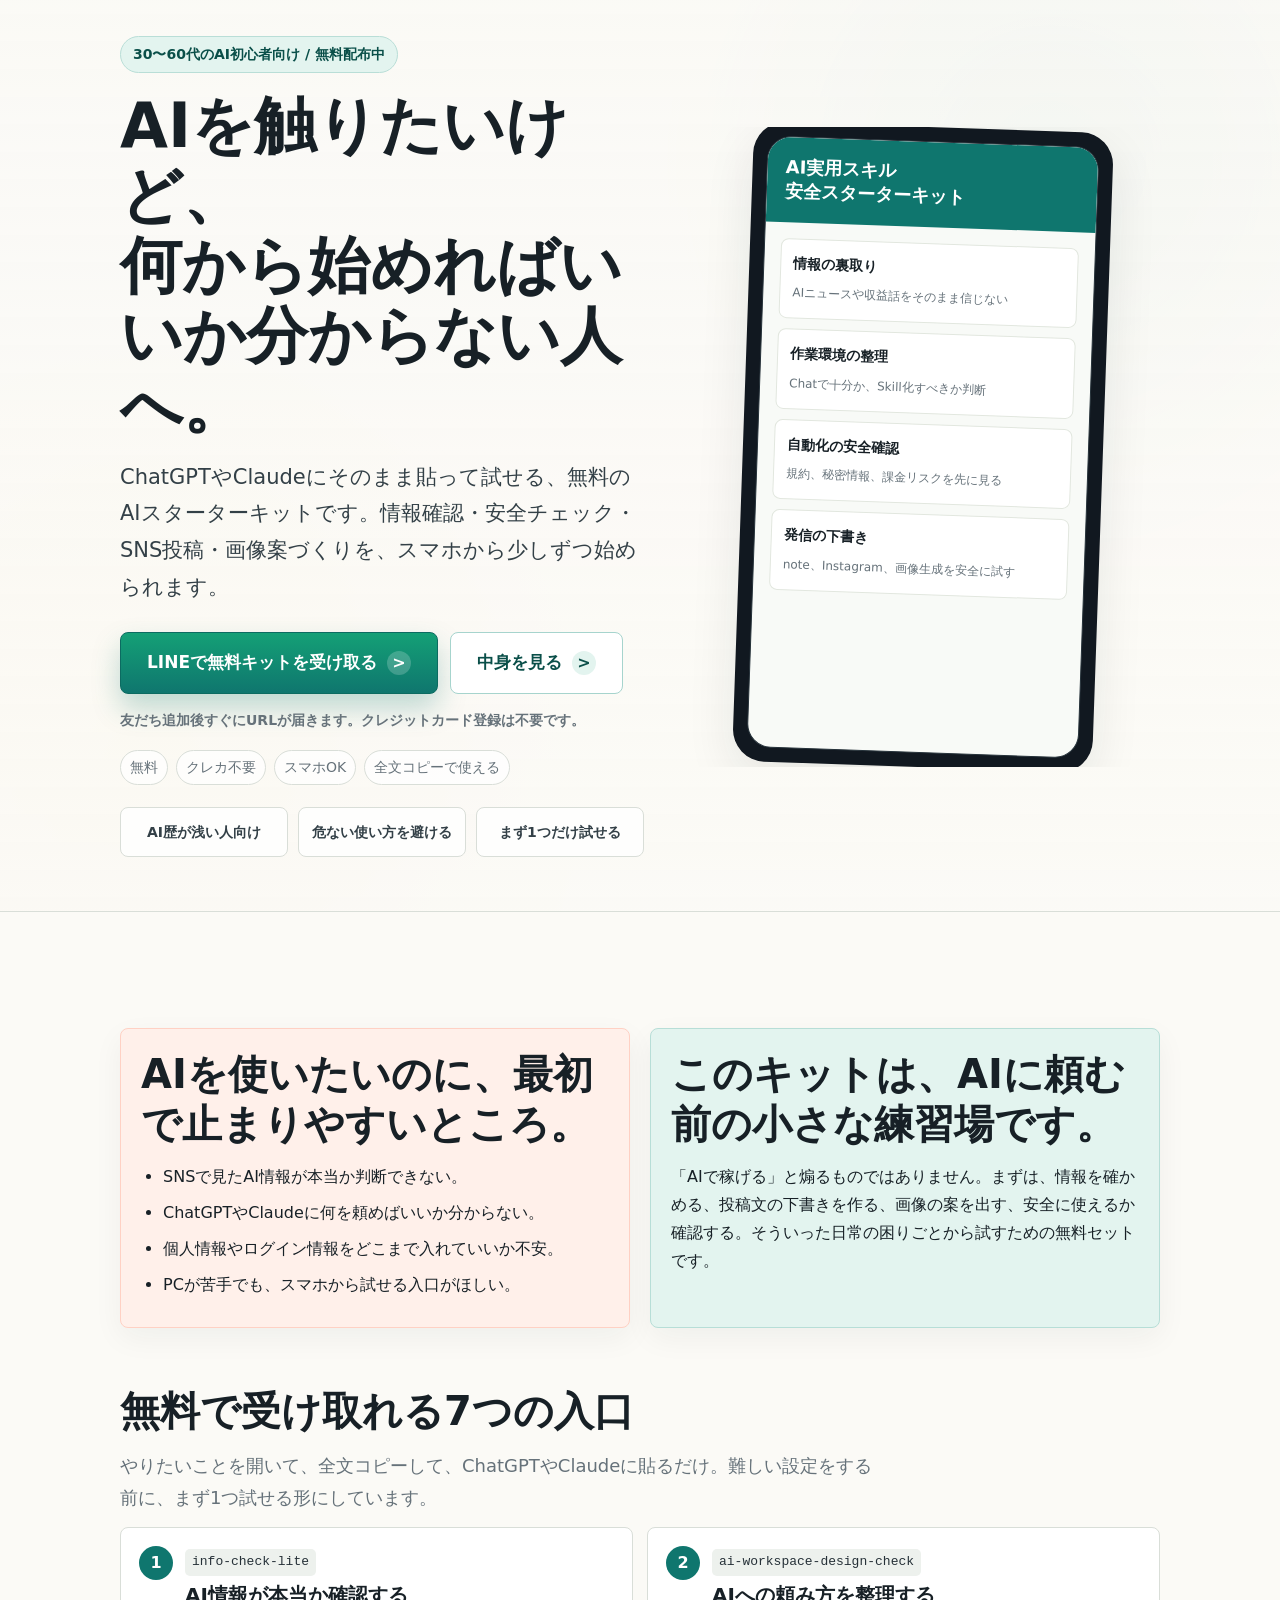
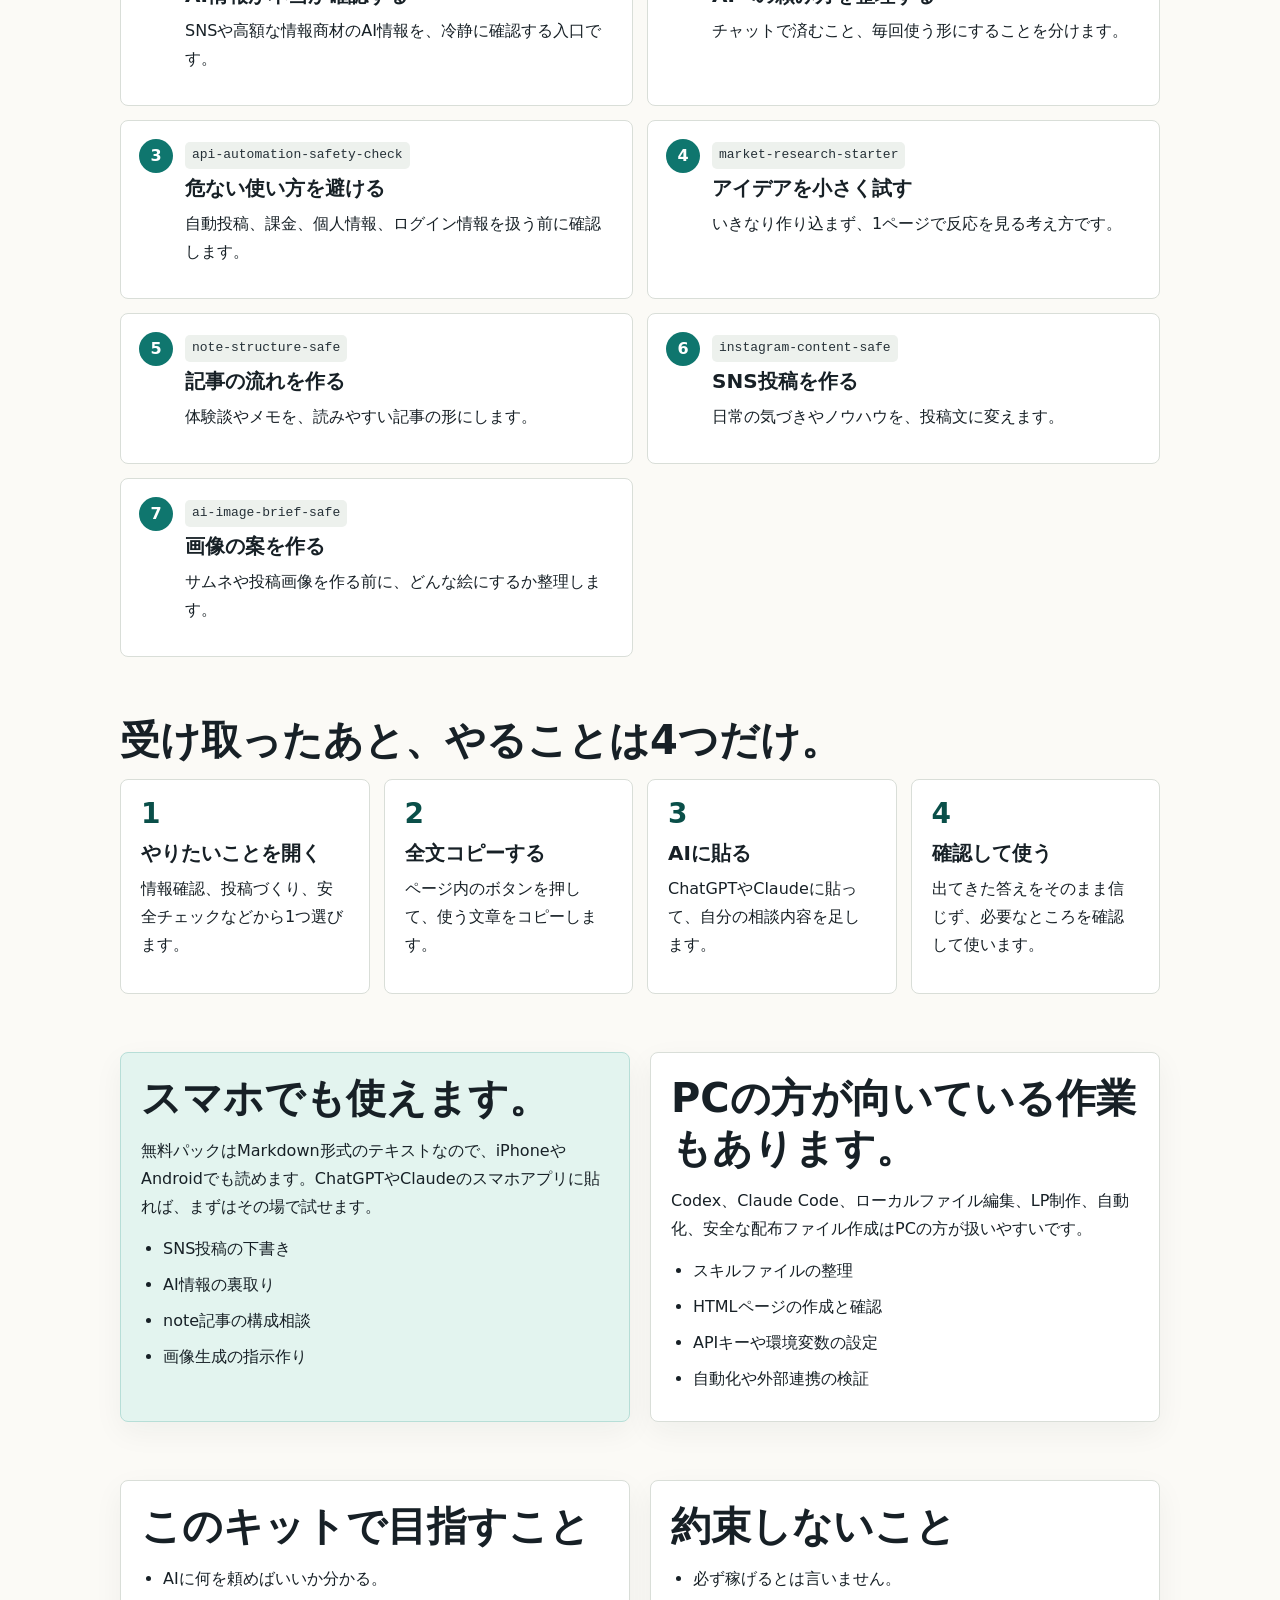
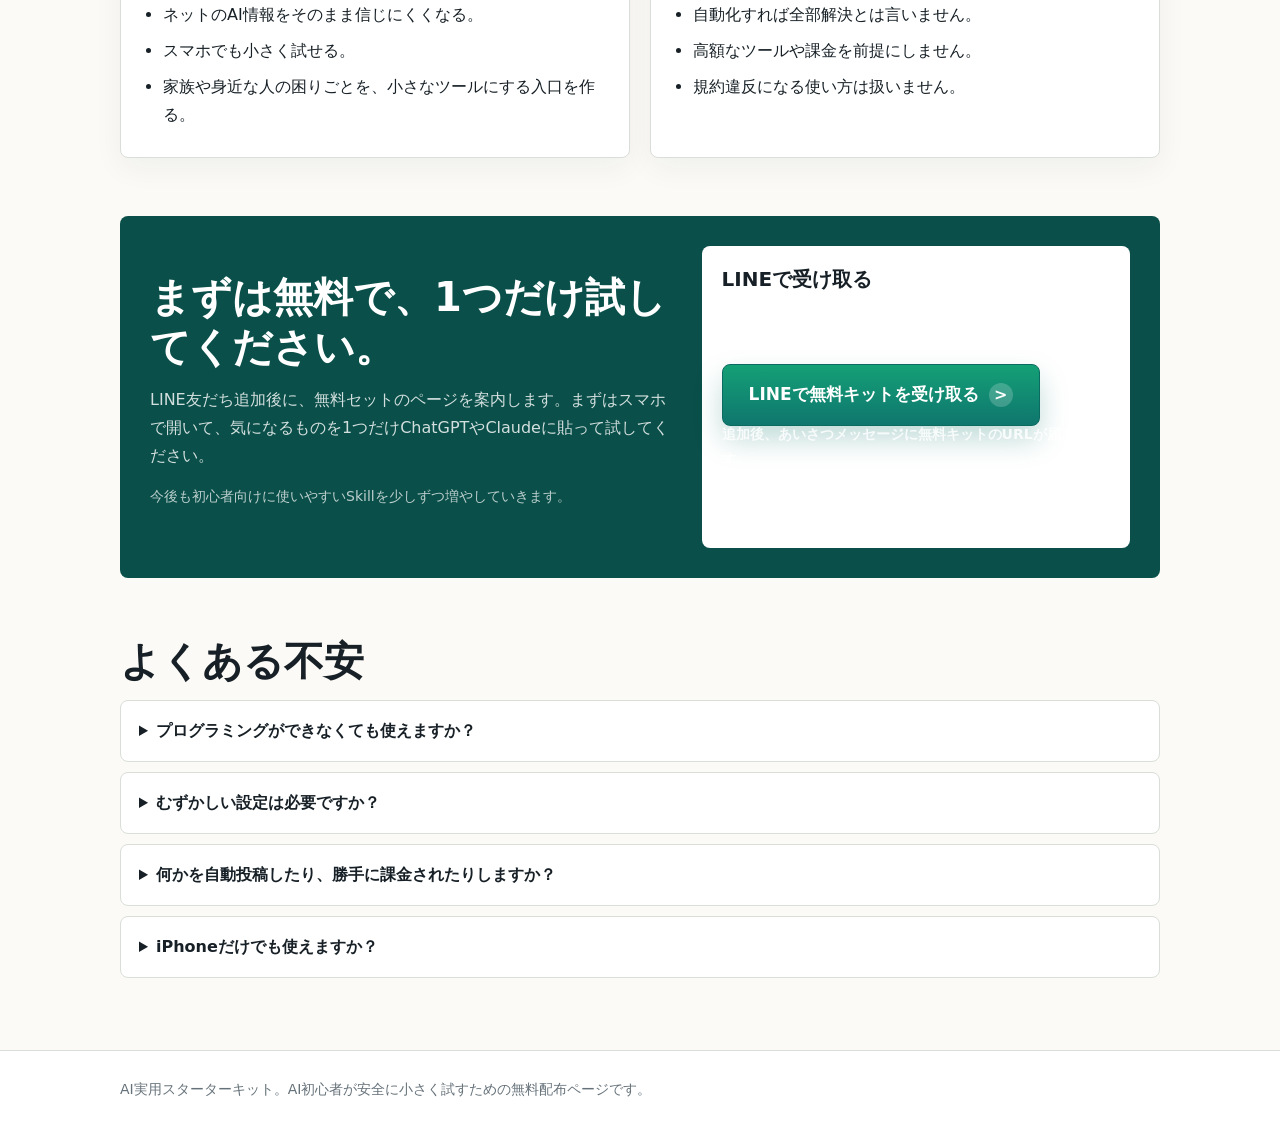
<file: index.html>
<!doctype html>
<html lang="ja">
<head>
  <meta charset="utf-8">
  <meta name="viewport" content="width=device-width, initial-scale=1">
  <meta name="description" content="ChatGPTやClaudeに貼って試せる、AI初心者向けの無料スターターキット。情報確認・安全チェック・SNS投稿・画像案づくりをスマホから始められます。">
  <meta property="og:type" content="website">
  <meta property="og:url" content="https://jojo-qq.github.io/ai-skill-starter-kit/">
  <meta property="og:title" content="無料AIスターターキット">
  <meta property="og:description" content="無料・クレカ不要。AI初心者がスマホから小さく試せるスターターキットです。">
  <meta property="og:image" content="https://jojo-qq.github.io/ai-skill-starter-kit/assets/papa-profile-og.png">
  <meta property="og:image:secure_url" content="https://jojo-qq.github.io/ai-skill-starter-kit/assets/papa-profile-og.png">
  <meta property="og:image:type" content="image/png">
  <meta property="og:image:alt" content="無料AIスターターキットのプロフィール画像">
  <meta name="twitter:card" content="summary_large_image">
  <meta name="twitter:title" content="無料AIスターターキット">
  <meta name="twitter:description" content="無料・クレカ不要。AI初心者がスマホから小さく試せるスターターキットです。">
  <meta name="twitter:image" content="https://jojo-qq.github.io/ai-skill-starter-kit/assets/papa-profile-og.png">
  <title>AI実用スキル安全スターターキット</title>
  <style>
    :root {
      --bg: #fbfaf6;
      --paper: #ffffff;
      --ink: #172026;
      --text: #334047;
      --muted: #66727a;
      --line: #d9ded8;
      --green: #0f766e;
      --green-dark: #0a4f49;
      --green-soft: #e3f4ef;
      --yellow: #f6c453;
      --red-soft: #fff0ea;
      --shadow: 0 18px 50px rgba(23, 32, 38, 0.09);
    }

    * {
      box-sizing: border-box;
      min-width: 0;
    }

    html { scroll-behavior: smooth; }

    body {
      margin: 0;
      width: 100%;
      max-width: 100vw;
      background: var(--bg);
      color: var(--ink);
      font-family: system-ui, -apple-system, BlinkMacSystemFont, "Segoe UI", sans-serif;
      line-height: 1.75;
      overflow-x: hidden;
    }

    .wrap {
      width: min(1040px, calc(100% - 32px));
      margin: 0 auto;
      max-width: 100%;
    }

    header {
      min-height: 92vh;
      display: flex;
      align-items: center;
      padding: 36px 0 54px;
      background:
        linear-gradient(rgba(251, 250, 246, 0.82), rgba(251, 250, 246, 0.95)),
        radial-gradient(circle at 82% 18%, rgba(15, 118, 110, 0.18), transparent 30%),
        radial-gradient(circle at 12% 84%, rgba(246, 196, 83, 0.26), transparent 32%);
      border-bottom: 1px solid var(--line);
    }

    .hero {
      display: grid;
      grid-template-columns: 1.05fr 0.95fr;
      gap: 42px;
      align-items: center;
    }

    .eyebrow {
      display: inline-block;
      margin-bottom: 18px;
      padding: 5px 12px;
      border-radius: 999px;
      background: var(--green-soft);
      color: var(--green-dark);
      border: 1px solid #b9ded7;
      font-weight: 800;
      font-size: 14px;
    }

    h1 {
      margin: 0 0 18px;
      font-size: clamp(36px, 6vw, 62px);
      line-height: 1.13;
      letter-spacing: 0;
    }

    .lead {
      margin: 0 0 26px;
      max-width: 660px;
      color: var(--text);
      font-size: clamp(18px, 2.2vw, 21px);
      font-weight: 500;
    }

    .button-row {
      display: flex;
      flex-wrap: wrap;
      gap: 12px;
      margin: 26px 0 18px;
    }

    .button {
      display: inline-flex;
      align-items: center;
      justify-content: center;
      gap: 10px;
      min-height: 62px;
      padding: 0 26px;
      border-radius: 8px;
      background: linear-gradient(180deg, #14a076 0%, var(--green) 100%);
      color: #fff;
      text-decoration: none;
      font-weight: 900;
      font-size: 17px;
      border: 1px solid #0c6b61;
      box-shadow: 0 14px 28px rgba(15, 118, 110, 0.26);
      max-width: 100%;
      transition: transform 0.16s ease, box-shadow 0.16s ease, filter 0.16s ease;
    }

    .button::after {
      content: ">";
      display: inline-grid;
      place-items: center;
      width: 24px;
      height: 24px;
      border-radius: 999px;
      background: rgba(255, 255, 255, 0.2);
      font-size: 16px;
      line-height: 1;
    }

    .button:hover,
    .button:focus-visible {
      transform: translateY(-1px);
      box-shadow: 0 18px 34px rgba(15, 118, 110, 0.32);
      filter: brightness(1.03);
    }

    .button.secondary {
      background: #fff;
      color: var(--green-dark);
      border-color: #a6d4cd;
      box-shadow: none;
    }

    .button.secondary::after {
      background: var(--green-soft);
      color: var(--green-dark);
    }

    .cta-note {
      margin: -4px 0 18px;
      color: var(--muted);
      font-size: 14px;
      font-weight: 700;
    }

    .trust {
      display: flex;
      flex-wrap: wrap;
      gap: 8px;
      color: var(--muted);
      font-size: 14px;
    }

    .trust span {
      padding: 4px 9px;
      border: 1px solid var(--line);
      border-radius: 999px;
      background: rgba(255, 255, 255, 0.78);
    }

    .proof-strip {
      display: grid;
      grid-template-columns: repeat(3, 1fr);
      gap: 10px;
      margin-top: 22px;
      max-width: 760px;
    }

    .proof-strip span {
      padding: 12px;
      border: 1px solid var(--line);
      border-radius: 8px;
      background: rgba(255, 255, 255, 0.84);
      color: var(--text);
      font-size: 14px;
      font-weight: 800;
      text-align: center;
    }

    .hero-visual {
      position: relative;
      min-height: 500px;
      display: grid;
      place-items: center;
      overflow: hidden;
    }

    .phone {
      width: min(360px, 100%);
      aspect-ratio: 9 / 16;
      border-radius: 32px;
      background: #111820;
      padding: 14px;
      box-shadow: var(--shadow);
      transform: rotate(2deg);
    }

    .screen {
      height: 100%;
      border-radius: 24px;
      background: #f8faf7;
      overflow: hidden;
      border: 1px solid #26323a;
    }

    .screen-head {
      padding: 18px;
      background: var(--green);
      color: #fff;
    }

    .screen-head strong {
      display: block;
      font-size: 18px;
      line-height: 1.35;
    }

    .screen-body {
      padding: 16px;
      display: grid;
      gap: 10px;
    }

    .mini-item {
      padding: 12px;
      border-radius: 8px;
      background: #fff;
      border: 1px solid #e2e7df;
    }

    .mini-item b {
      display: block;
      margin-bottom: 2px;
      font-size: 14px;
    }

    .mini-item small {
      color: var(--muted);
      font-size: 12px;
    }

    main { padding: 58px 0 72px; }

    section { margin-top: 58px; }

    h2 {
      margin: 0 0 14px;
      font-size: clamp(28px, 4vw, 40px);
      line-height: 1.25;
      letter-spacing: 0;
    }

    h3 {
      margin: 0 0 8px;
      font-size: 20px;
      line-height: 1.36;
      letter-spacing: 0;
    }

    p { margin: 0 0 14px; }

    h1,
    h2,
    h3,
    p,
    li,
    summary {
      overflow-wrap: anywhere;
      word-break: break-word;
      line-break: strict;
    }

    .section-lead {
      max-width: 760px;
      color: var(--muted);
      font-size: 18px;
    }

    .split {
      display: grid;
      grid-template-columns: 1fr 1fr;
      gap: 20px;
    }

    .grid {
      display: grid;
      grid-template-columns: repeat(3, 1fr);
      gap: 16px;
    }

    .card {
      background: var(--paper);
      border: 1px solid var(--line);
      border-radius: 8px;
      padding: 20px;
      box-shadow: 0 10px 30px rgba(23, 32, 38, 0.05);
      max-width: 100%;
    }

    .pain { background: var(--red-soft); border-color: #ffd1c4; }
    .safe { background: var(--green-soft); border-color: #b7ded7; }

    ul {
      margin: 10px 0 0;
      padding-left: 22px;
    }

    li { margin-bottom: 8px; }

    .skills {
      display: grid;
      grid-template-columns: repeat(2, 1fr);
      gap: 14px;
    }

    .skill {
      display: grid;
      grid-template-columns: auto 1fr;
      gap: 12px;
      align-items: start;
      background: var(--paper);
      border: 1px solid var(--line);
      border-radius: 8px;
      padding: 18px;
      max-width: 100%;
    }

    .num {
      width: 34px;
      height: 34px;
      display: grid;
      place-items: center;
      border-radius: 50%;
      background: var(--green);
      color: #fff;
      font-weight: 900;
    }

    code {
      display: inline-block;
      margin-bottom: 6px;
      padding: 2px 7px;
      border-radius: 5px;
      background: #edf1ed;
      color: #263138;
      font-family: ui-monospace, SFMono-Regular, Consolas, monospace;
      font-size: 13px;
    }

    .steps {
      display: grid;
      grid-template-columns: repeat(4, 1fr);
      gap: 14px;
    }

    .step {
      background: var(--paper);
      border: 1px solid var(--line);
      border-radius: 8px;
      padding: 20px;
      max-width: 100%;
    }

    .step b {
      display: block;
      color: var(--green-dark);
      font-size: 28px;
      line-height: 1;
      margin-bottom: 12px;
    }

    .cta {
      display: grid;
      grid-template-columns: 1.1fr 0.9fr;
      gap: 28px;
      align-items: center;
      padding: 30px;
      border-radius: 8px;
      background: var(--green-dark);
      color: #fff;
    }

    .cta h2 { color: #fff; }
    .cta p { color: rgba(255, 255, 255, 0.82); }

    .form {
      background: #fff;
      color: var(--ink);
      border-radius: 8px;
      padding: 20px;
    }

    input {
      width: 100%;
      min-height: 50px;
      margin: 6px 0 10px;
      padding: 0 14px;
      border: 1px solid var(--line);
      border-radius: 8px;
      font: inherit;
      font-size: 16px;
    }

    .submit {
      width: 100%;
      min-height: 50px;
      border: 0;
      border-radius: 8px;
      background: var(--yellow);
      color: #352203;
      font: inherit;
      font-weight: 900;
    }

    .small {
      color: var(--muted);
      font-size: 14px;
    }

    .cta .small { color: rgba(255, 255, 255, 0.72); }

    details {
      background: var(--paper);
      border: 1px solid var(--line);
      border-radius: 8px;
      padding: 16px 18px;
    }

    details + details { margin-top: 10px; }

    summary {
      cursor: pointer;
      font-weight: 800;
    }

    footer {
      padding: 26px 0;
      border-top: 1px solid var(--line);
      background: var(--paper);
      color: var(--muted);
      font-size: 14px;
    }

    .sticky-cta {
      position: sticky;
      bottom: 0;
      z-index: 5;
      display: none;
      padding: 10px 16px;
      background: rgba(255, 255, 255, 0.94);
      border-top: 1px solid var(--line);
      backdrop-filter: blur(8px);
    }

    .sticky-cta a {
      width: 100%;
    }

    @media (max-width: 900px) {
      .hero,
      .split,
      .cta {
        grid-template-columns: 1fr;
      }

      header { min-height: auto; }

      .hero-visual {
        min-height: 420px;
      }

      .grid,
      .steps {
        grid-template-columns: 1fr 1fr;
      }
    }

    @media (max-width: 640px) {
      body {
        position: relative;
        max-width: 100vw;
      }

      .wrap {
        width: calc(100% - 28px);
        max-width: calc(100vw - 28px);
      }

      h1 {
        font-size: 30px;
        line-height: 1.22;
      }

      h1,
      h2,
      h3,
      p,
      li,
      summary {
        word-break: break-all;
        line-break: anywhere;
      }

      .lead {
        font-size: 16px;
        line-height: 1.85;
      }

      .skills,
      .grid,
      .steps,
      .proof-strip {
        grid-template-columns: 1fr;
      }

      .button-row .button {
        width: 100%;
      }

      .button {
        min-height: 64px;
        font-size: 16px;
        padding: 0 18px;
      }

      header,
      main,
      section,
      footer {
        max-width: 100vw;
        overflow-x: hidden;
      }

      .hero-visual {
        min-height: 350px;
      }

      .phone {
        width: min(278px, 88%);
        transform: rotate(0deg);
      }

      .sticky-cta {
        display: block;
      }
    }
  </style>
</head>
<body>
  <header>
    <div class="wrap hero">
      <div>
        <span class="eyebrow">30〜60代のAI初心者向け / 無料配布中</span>
        <h1>AIを触りたいけど、<br>何から始めればいいか分からない人へ。</h1>
        <p class="lead">ChatGPTやClaudeにそのまま貼って試せる、無料のAIスターターキットです。情報確認・安全チェック・SNS投稿・画像案づくりを、スマホから少しずつ始められます。</p>
        <div class="button-row">
          <a class="button" href="https://lin.ee/PPzQ4hE">LINEで無料キットを受け取る</a>
          <a class="button secondary" href="#inside">中身を見る</a>
        </div>
        <p class="cta-note">友だち追加後すぐにURLが届きます。クレジットカード登録は不要です。</p>
      <div class="trust">
        <span>無料</span>
        <span>クレカ不要</span>
        <span>スマホOK</span>
        <span>全文コピーで使える</span>
      </div>
      <div class="proof-strip" aria-label="無料キットの特徴">
        <span>AI歴が浅い人向け</span>
        <span>危ない使い方を避ける</span>
        <span>まず1つだけ試せる</span>
      </div>
      </div>

      <div class="hero-visual" aria-label="AI安全スターターキットのプレビュー">
        <div class="phone">
          <div class="screen">
            <div class="screen-head">
              <strong>AI実用スキル<br>安全スターターキット</strong>
            </div>
            <div class="screen-body">
              <div class="mini-item">
                <b>情報の裏取り</b>
                <small>AIニュースや収益話をそのまま信じない</small>
              </div>
              <div class="mini-item">
                <b>作業環境の整理</b>
                <small>Chatで十分か、Skill化すべきか判断</small>
              </div>
              <div class="mini-item">
                <b>自動化の安全確認</b>
                <small>規約、秘密情報、課金リスクを先に見る</small>
              </div>
              <div class="mini-item">
                <b>発信の下書き</b>
                <small>note、Instagram、画像生成を安全に試す</small>
              </div>
            </div>
          </div>
        </div>
      </div>
    </div>
  </header>

  <main class="wrap">
    <section class="split">
      <div class="card pain">
        <h2>AIを使いたいのに、最初で止まりやすいところ。</h2>
        <ul>
          <li>SNSで見たAI情報が本当か判断できない。</li>
          <li>ChatGPTやClaudeに何を頼めばいいか分からない。</li>
          <li>個人情報やログイン情報をどこまで入れていいか不安。</li>
          <li>PCが苦手でも、スマホから試せる入口がほしい。</li>
        </ul>
      </div>
      <div class="card safe">
        <h2>このキットは、AIに頼む前の小さな練習場です。</h2>
        <p>「AIで稼げる」と煽るものではありません。まずは、情報を確かめる、投稿文の下書きを作る、画像の案を出す、安全に使えるか確認する。そういった日常の困りごとから試すための無料セットです。</p>
      </div>
    </section>

    <section id="inside">
      <h2>無料で受け取れる7つの入口</h2>
      <p class="section-lead">やりたいことを開いて、全文コピーして、ChatGPTやClaudeに貼るだけ。難しい設定をする前に、まず1つ試せる形にしています。</p>
      <div class="skills">
        <article class="skill">
          <span class="num">1</span>
          <div>
            <code>info-check-lite</code>
            <h3>AI情報が本当か確認する</h3>
            <p>SNSや高額な情報商材のAI情報を、冷静に確認する入口です。</p>
          </div>
        </article>
        <article class="skill">
          <span class="num">2</span>
          <div>
            <code>ai-workspace-design-check</code>
            <h3>AIへの頼み方を整理する</h3>
            <p>チャットで済むこと、毎回使う形にすることを分けます。</p>
          </div>
        </article>
        <article class="skill">
          <span class="num">3</span>
          <div>
            <code>api-automation-safety-check</code>
            <h3>危ない使い方を避ける</h3>
            <p>自動投稿、課金、個人情報、ログイン情報を扱う前に確認します。</p>
          </div>
        </article>
        <article class="skill">
          <span class="num">4</span>
          <div>
            <code>market-research-starter</code>
            <h3>アイデアを小さく試す</h3>
            <p>いきなり作り込まず、1ページで反応を見る考え方です。</p>
          </div>
        </article>
        <article class="skill">
          <span class="num">5</span>
          <div>
            <code>note-structure-safe</code>
            <h3>記事の流れを作る</h3>
            <p>体験談やメモを、読みやすい記事の形にします。</p>
          </div>
        </article>
        <article class="skill">
          <span class="num">6</span>
          <div>
            <code>instagram-content-safe</code>
            <h3>SNS投稿を作る</h3>
            <p>日常の気づきやノウハウを、投稿文に変えます。</p>
          </div>
        </article>
        <article class="skill">
          <span class="num">7</span>
          <div>
            <code>ai-image-brief-safe</code>
            <h3>画像の案を作る</h3>
            <p>サムネや投稿画像を作る前に、どんな絵にするか整理します。</p>
          </div>
        </article>
      </div>
    </section>

    <section>
        <h2>受け取ったあと、やることは4つだけ。</h2>
      <div class="steps">
        <article class="step">
          <b>1</b>
          <h3>やりたいことを開く</h3>
          <p>情報確認、投稿づくり、安全チェックなどから1つ選びます。</p>
        </article>
        <article class="step">
          <b>2</b>
          <h3>全文コピーする</h3>
          <p>ページ内のボタンを押して、使う文章をコピーします。</p>
        </article>
        <article class="step">
          <b>3</b>
          <h3>AIに貼る</h3>
          <p>ChatGPTやClaudeに貼って、自分の相談内容を足します。</p>
        </article>
        <article class="step">
          <b>4</b>
          <h3>確認して使う</h3>
          <p>出てきた答えをそのまま信じず、必要なところを確認して使います。</p>
        </article>
      </div>
    </section>

    <section class="split">
      <div class="card safe">
        <h2>スマホでも使えます。</h2>
        <p>無料パックはMarkdown形式のテキストなので、iPhoneやAndroidでも読めます。ChatGPTやClaudeのスマホアプリに貼れば、まずはその場で試せます。</p>
        <ul>
          <li>SNS投稿の下書き</li>
          <li>AI情報の裏取り</li>
          <li>note記事の構成相談</li>
          <li>画像生成の指示作り</li>
        </ul>
      </div>
      <div class="card">
        <h2>PCの方が向いている作業もあります。</h2>
        <p>Codex、Claude Code、ローカルファイル編集、LP制作、自動化、安全な配布ファイル作成はPCの方が扱いやすいです。</p>
        <ul>
          <li>スキルファイルの整理</li>
          <li>HTMLページの作成と確認</li>
          <li>APIキーや環境変数の設定</li>
          <li>自動化や外部連携の検証</li>
        </ul>
      </div>
    </section>

    <section class="split">
      <div class="card">
        <h2>このキットで目指すこと</h2>
        <ul>
          <li>AIに何を頼めばいいか分かる。</li>
          <li>ネットのAI情報をそのまま信じにくくなる。</li>
          <li>スマホでも小さく試せる。</li>
          <li>家族や身近な人の困りごとを、小さなツールにする入口を作る。</li>
        </ul>
      </div>
      <div class="card">
        <h2>約束しないこと</h2>
        <ul>
          <li>必ず稼げるとは言いません。</li>
          <li>自動化すれば全部解決とは言いません。</li>
          <li>高額なツールや課金を前提にしません。</li>
          <li>規約違反になる使い方は扱いません。</li>
        </ul>
      </div>
    </section>

    <section id="signup" class="cta">
      <div>
        <h2>まずは無料で、1つだけ試してください。</h2>
        <p>LINE友だち追加後に、無料セットのページを案内します。まずはスマホで開いて、気になるものを1つだけChatGPTやClaudeに貼って試してください。</p>
        <p class="small">今後も初心者向けに使いやすいSkillを少しずつ増やしていきます。</p>
      </div>
      <div class="form">
        <h3>LINEで受け取る</h3>
        <p class="small">友だち追加すると、無料セットのURLを受け取れます。クレジットカード登録は不要です。</p>
        <a class="button" href="https://lin.ee/PPzQ4hE">LINEで無料キットを受け取る</a>
        <p class="cta-note">追加後、あいさつメッセージに無料キットのURLが届きます。</p>
        <p class="small">※LINE上のあいさつメッセージで配布URLを案内します。</p>
      </div>
    </section>

    <section>
      <h2>よくある不安</h2>
      <details>
        <summary>プログラミングができなくても使えますか？</summary>
        <p>はい。まずはスキル本文をAIに貼って、質問に答えるだけで使える形にしています。</p>
      </details>
      <details>
        <summary>むずかしい設定は必要ですか？</summary>
        <p>読むだけなら必要ありません。まずはスマホで開いて、気になる文章をAIに貼るところから始められます。</p>
      </details>
      <details>
        <summary>何かを自動投稿したり、勝手に課金されたりしますか？</summary>
        <p>しません。公開・投稿・課金・削除・外部送信は、人間の確認を前提にする方針です。</p>
      </details>
      <details>
        <summary>iPhoneだけでも使えますか？</summary>
        <p>はい。読む、AIに貼る、投稿文や記事の流れを作るところまでは使えます。ホームページ作成などはPCの方が向いています。</p>
      </details>
    </section>
  </main>

  <div class="sticky-cta">
    <a class="button" href="https://lin.ee/PPzQ4hE">無料キットを受け取る</a>
  </div>

  <footer>
    <div class="wrap">AI実用スターターキット。AI初心者が安全に小さく試すための無料配布ページです。</div>
  </footer>
</body>
</html>
</file>
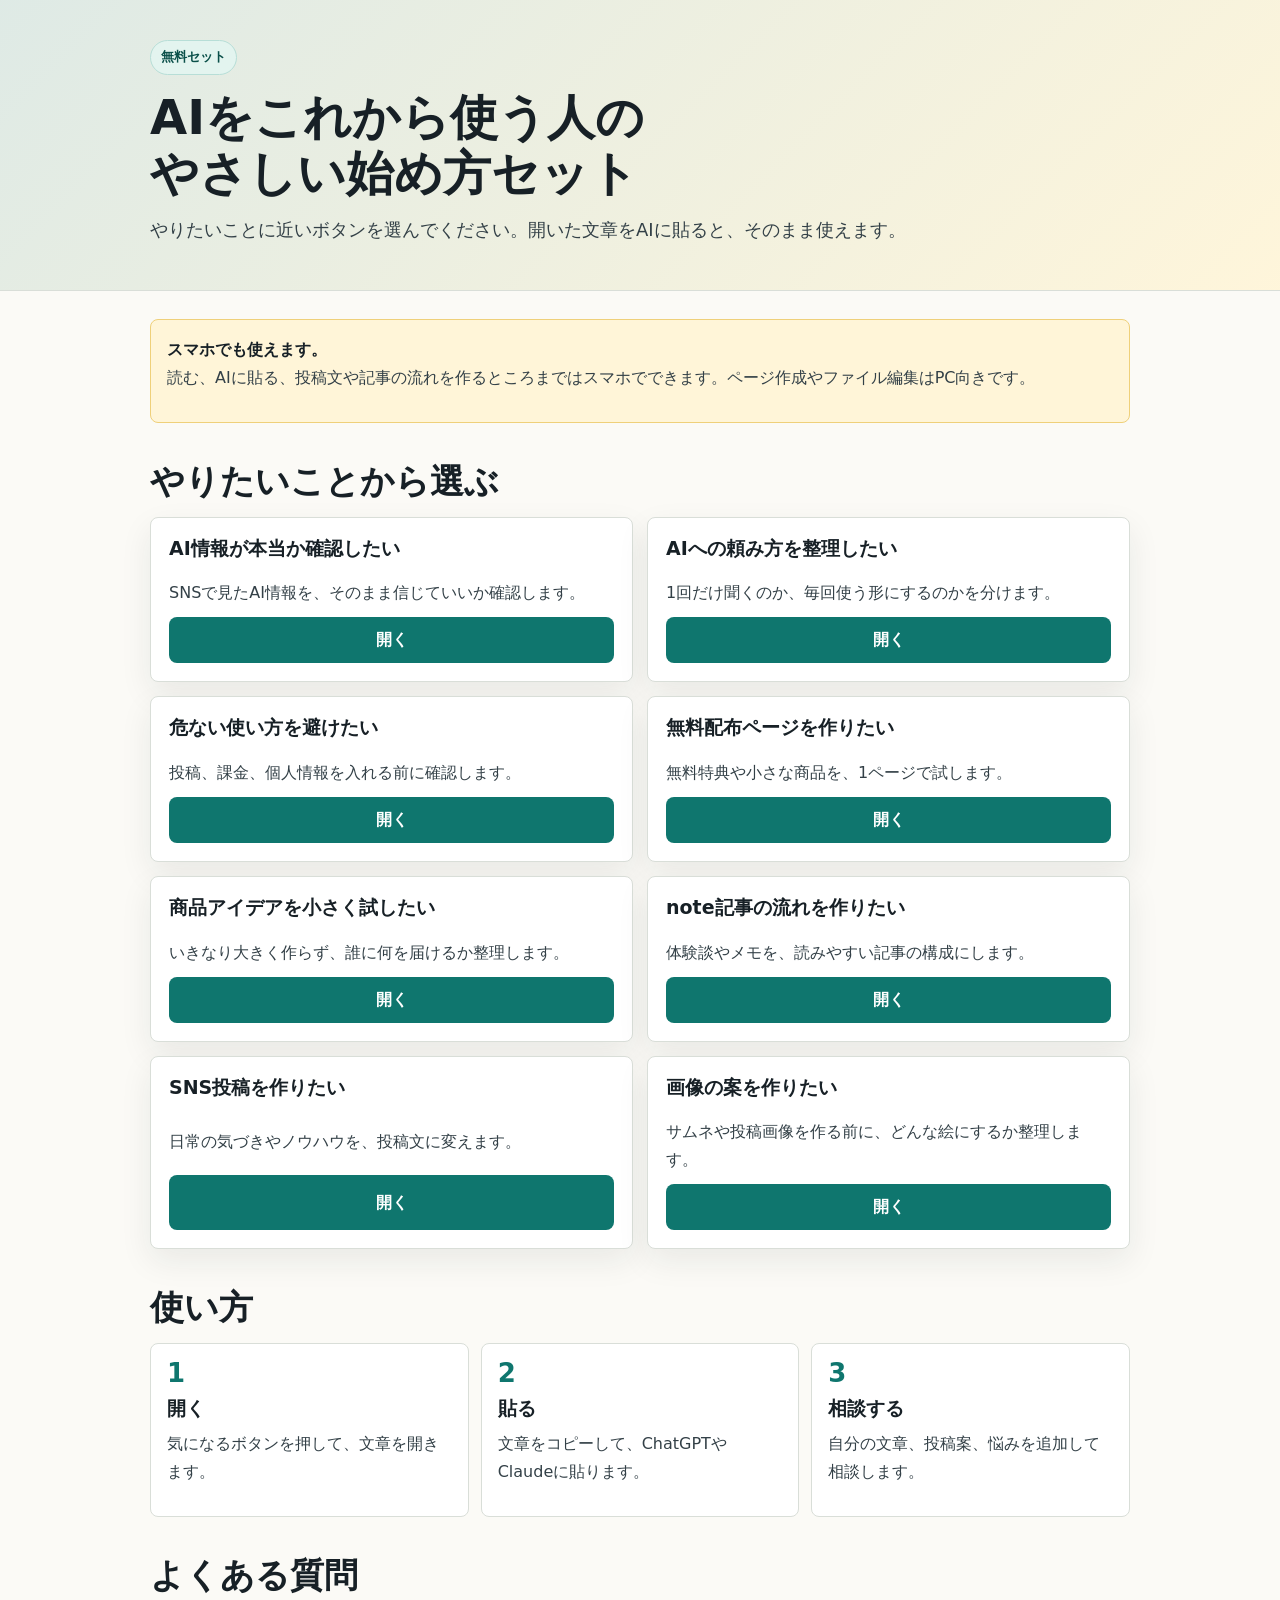
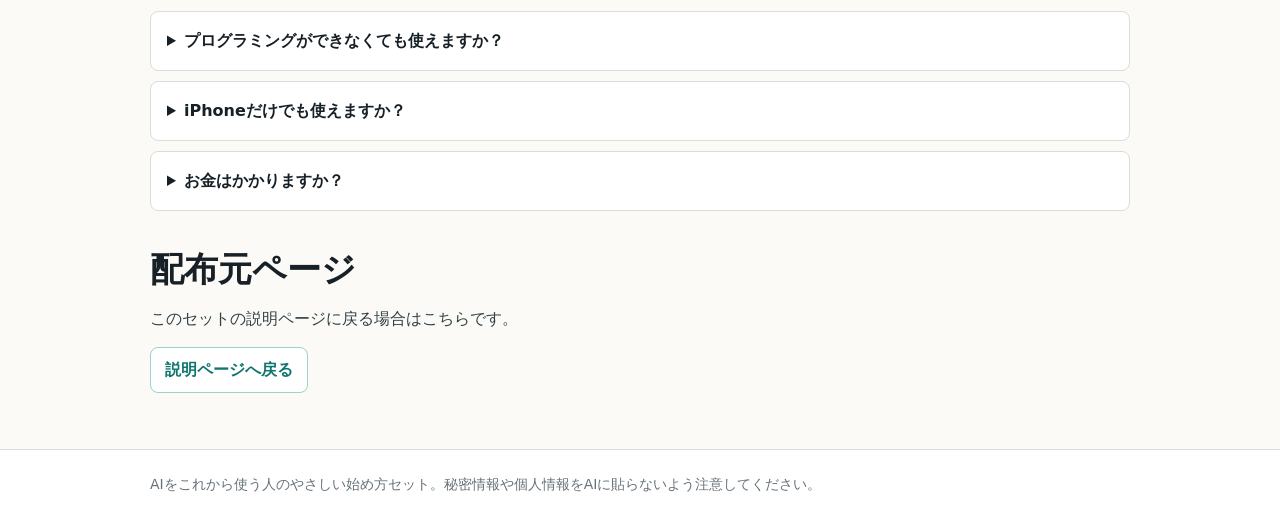
<file: public-skill-pack/index.html>
<!doctype html>
<html lang="ja">
<head>
  <meta charset="utf-8">
  <meta name="viewport" content="width=device-width, initial-scale=1">
  <meta name="description" content="AI初心者向けに、情報確認・安全チェック・LP作成・SNS投稿づくりをやさしく始める無料スターターキットです。">
  <meta property="og:type" content="website">
  <meta property="og:url" content="https://jojo-qq.github.io/ai-skill-starter-kit/public-skill-pack/">
  <meta property="og:title" content="AIをこれから使う人のやさしい始め方セット">
  <meta property="og:description" content="全文コピーしてChatGPTやClaudeに貼るだけで使える、初心者向けの無料セットです。">
  <meta property="og:image" content="https://jojo-qq.github.io/ai-skill-starter-kit/assets/papa-profile-og.png">
  <meta property="og:image:secure_url" content="https://jojo-qq.github.io/ai-skill-starter-kit/assets/papa-profile-og.png">
  <meta property="og:image:type" content="image/png">
  <meta property="og:image:alt" content="無料AIスターターキットのプロフィール画像">
  <meta name="twitter:card" content="summary_large_image">
  <meta name="twitter:title" content="AIをこれから使う人のやさしい始め方セット">
  <meta name="twitter:description" content="全文コピーしてChatGPTやClaudeに貼るだけで使える、初心者向けの無料セットです。">
  <meta name="twitter:image" content="https://jojo-qq.github.io/ai-skill-starter-kit/assets/papa-profile-og.png">
  <title>AIをこれから使う人のやさしい始め方セット</title>
  <style>
    :root {
      --bg: #fbfaf6;
      --paper: #ffffff;
      --ink: #172026;
      --text: #334047;
      --muted: #66727a;
      --line: #d9ded8;
      --green: #0f766e;
      --green-soft: #e3f4ef;
      --yellow-soft: #fff5d8;
      --shadow: 0 12px 32px rgba(23, 32, 38, 0.08);
    }

    * {
      box-sizing: border-box;
      min-width: 0;
    }

    body {
      margin: 0;
      width: 100%;
      max-width: 100vw;
      background: var(--bg);
      color: var(--ink);
      font-family: system-ui, -apple-system, BlinkMacSystemFont, "Segoe UI", sans-serif;
      line-height: 1.75;
      overflow-x: hidden;
    }

    .wrap {
      width: min(980px, calc(100% - 32px));
      margin: 0 auto;
      max-width: 100%;
    }

    h1,
    h2,
    h3,
    p,
    li,
    summary {
      overflow-wrap: anywhere;
      word-break: break-word;
      line-break: strict;
    }

    header {
      padding: 40px 0 30px;
      background: linear-gradient(135deg, rgba(15, 118, 110, 0.12), rgba(255, 245, 216, 0.92));
      border-bottom: 1px solid var(--line);
    }

    .eyebrow {
      display: inline-block;
      margin-bottom: 14px;
      padding: 5px 10px;
      border-radius: 999px;
      background: var(--green-soft);
      border: 1px solid #b7ded7;
      color: #0a4f49;
      font-size: 13px;
      font-weight: 800;
    }

    h1 {
      margin: 0 0 12px;
      font-size: clamp(30px, 6vw, 48px);
      line-height: 1.18;
      letter-spacing: 0;
    }

    h2 {
      margin: 36px 0 14px;
      font-size: clamp(24px, 4vw, 34px);
      line-height: 1.3;
      letter-spacing: 0;
    }

    h3 {
      margin: 0 0 8px;
      font-size: 19px;
      line-height: 1.35;
      letter-spacing: 0;
    }

    p {
      margin: 0 0 14px;
      color: var(--text);
    }

    .lead {
      max-width: 760px;
      font-size: 18px;
    }

    main {
      padding: 28px 0 56px;
    }

    .notice {
      padding: 16px;
      border-radius: 8px;
      background: var(--yellow-soft);
      border: 1px solid #efd07a;
    }

    .grid {
      display: grid;
      grid-template-columns: repeat(2, 1fr);
      gap: 14px;
    }

    .card {
      display: grid;
      gap: 10px;
      background: var(--paper);
      border: 1px solid var(--line);
      border-radius: 8px;
      padding: 18px;
      box-shadow: var(--shadow);
    }

    .card p {
      margin-bottom: 0;
    }

    .button {
      display: inline-flex;
      align-items: center;
      justify-content: center;
      min-height: 46px;
      padding: 0 14px;
      border-radius: 8px;
      background: var(--green);
      color: white;
      text-decoration: none;
      font-weight: 900;
      text-align: center;
    }

    .button.secondary {
      background: white;
      color: var(--green);
      border: 1px solid #9bd2ca;
    }

    .steps {
      display: grid;
      grid-template-columns: repeat(3, 1fr);
      gap: 12px;
    }

    .step {
      background: var(--paper);
      border: 1px solid var(--line);
      border-radius: 8px;
      padding: 16px;
    }

    .step b {
      display: block;
      color: var(--green);
      font-size: 26px;
      line-height: 1;
      margin-bottom: 10px;
    }

    details {
      background: var(--paper);
      border: 1px solid var(--line);
      border-radius: 8px;
      padding: 15px 16px;
    }

    details + details {
      margin-top: 10px;
    }

    summary {
      cursor: pointer;
      font-weight: 900;
    }

    .small {
      color: var(--muted);
      font-size: 14px;
    }

    footer {
      padding: 22px 0;
      border-top: 1px solid var(--line);
      background: var(--paper);
      color: var(--muted);
      font-size: 14px;
    }

    @media (max-width: 720px) {
      .wrap {
        width: calc(100% - 28px);
        max-width: calc(100vw - 28px);
      }

      header,
      main,
      section,
      footer {
        max-width: 100vw;
        overflow-x: hidden;
      }

      h1,
      h2,
      h3,
      p,
      li,
      summary {
        word-break: break-all;
        line-break: anywhere;
      }

      .grid,
      .steps {
        grid-template-columns: 1fr;
      }

      .button {
        width: 100%;
      }
    }
  </style>
</head>
<body>
  <header>
    <div class="wrap">
      <span class="eyebrow">無料セット</span>
      <h1>AIをこれから使う人の<br>やさしい始め方セット</h1>
      <p class="lead">やりたいことに近いボタンを選んでください。開いた文章をAIに貼ると、そのまま使えます。</p>
    </div>
  </header>

  <main class="wrap">
    <div class="notice">
      <strong>スマホでも使えます。</strong>
      <p>読む、AIに貼る、投稿文や記事の流れを作るところまではスマホでできます。ページ作成やファイル編集はPC向きです。</p>
    </div>

    <h2>やりたいことから選ぶ</h2>
    <section class="grid">
      <article class="card">
        <h3>AI情報が本当か確認したい</h3>
        <p>SNSで見たAI情報を、そのまま信じていいか確認します。</p>
        <a class="button" href="use/info-check.html">開く</a>
      </article>

      <article class="card">
        <h3>AIへの頼み方を整理したい</h3>
        <p>1回だけ聞くのか、毎回使う形にするのかを分けます。</p>
        <a class="button" href="use/workspace.html">開く</a>
      </article>

      <article class="card">
        <h3>危ない使い方を避けたい</h3>
        <p>投稿、課金、個人情報を入れる前に確認します。</p>
        <a class="button" href="use/safety.html">開く</a>
      </article>

      <article class="card">
        <h3>無料配布ページを作りたい</h3>
        <p>無料特典や小さな商品を、1ページで試します。</p>
        <a class="button" href="use/lp.html">開く</a>
      </article>

      <article class="card">
        <h3>商品アイデアを小さく試したい</h3>
        <p>いきなり大きく作らず、誰に何を届けるか整理します。</p>
        <a class="button" href="use/market.html">開く</a>
      </article>

      <article class="card">
        <h3>note記事の流れを作りたい</h3>
        <p>体験談やメモを、読みやすい記事の構成にします。</p>
        <a class="button" href="use/note.html">開く</a>
      </article>

      <article class="card">
        <h3>SNS投稿を作りたい</h3>
        <p>日常の気づきやノウハウを、投稿文に変えます。</p>
        <a class="button" href="use/instagram.html">開く</a>
      </article>

      <article class="card">
        <h3>画像の案を作りたい</h3>
        <p>サムネや投稿画像を作る前に、どんな絵にするか整理します。</p>
        <a class="button" href="use/image.html">開く</a>
      </article>
    </section>

    <h2>使い方</h2>
    <section class="steps">
      <div class="step">
        <b>1</b>
        <h3>開く</h3>
        <p>気になるボタンを押して、文章を開きます。</p>
      </div>
      <div class="step">
        <b>2</b>
        <h3>貼る</h3>
        <p>文章をコピーして、ChatGPTやClaudeに貼ります。</p>
      </div>
      <div class="step">
        <b>3</b>
        <h3>相談する</h3>
        <p>自分の文章、投稿案、悩みを追加して相談します。</p>
      </div>
    </section>

    <h2>よくある質問</h2>
    <details>
      <summary>プログラミングができなくても使えますか？</summary>
      <p>はい。まずは文章をAIに貼って使うだけなので、プログラミングは不要です。</p>
    </details>
    <details>
      <summary>iPhoneだけでも使えますか？</summary>
      <p>読む、コピーする、AIアプリに貼るところまでは使えます。HTMLページ作成やファイル編集はPCの方が向いています。</p>
    </details>
    <details>
      <summary>お金はかかりますか？</summary>
      <p>このページを見るだけではかかりません。使うAIアプリやサービス側の料金は、それぞれ確認してください。</p>
    </details>

    <h2>配布元ページ</h2>
    <p>このセットの説明ページに戻る場合はこちらです。</p>
    <a class="button secondary" href="../">説明ページへ戻る</a>
  </main>

  <footer>
    <div class="wrap">AIをこれから使う人のやさしい始め方セット。秘密情報や個人情報をAIに貼らないよう注意してください。</div>
  </footer>
</body>
</html>
</file>
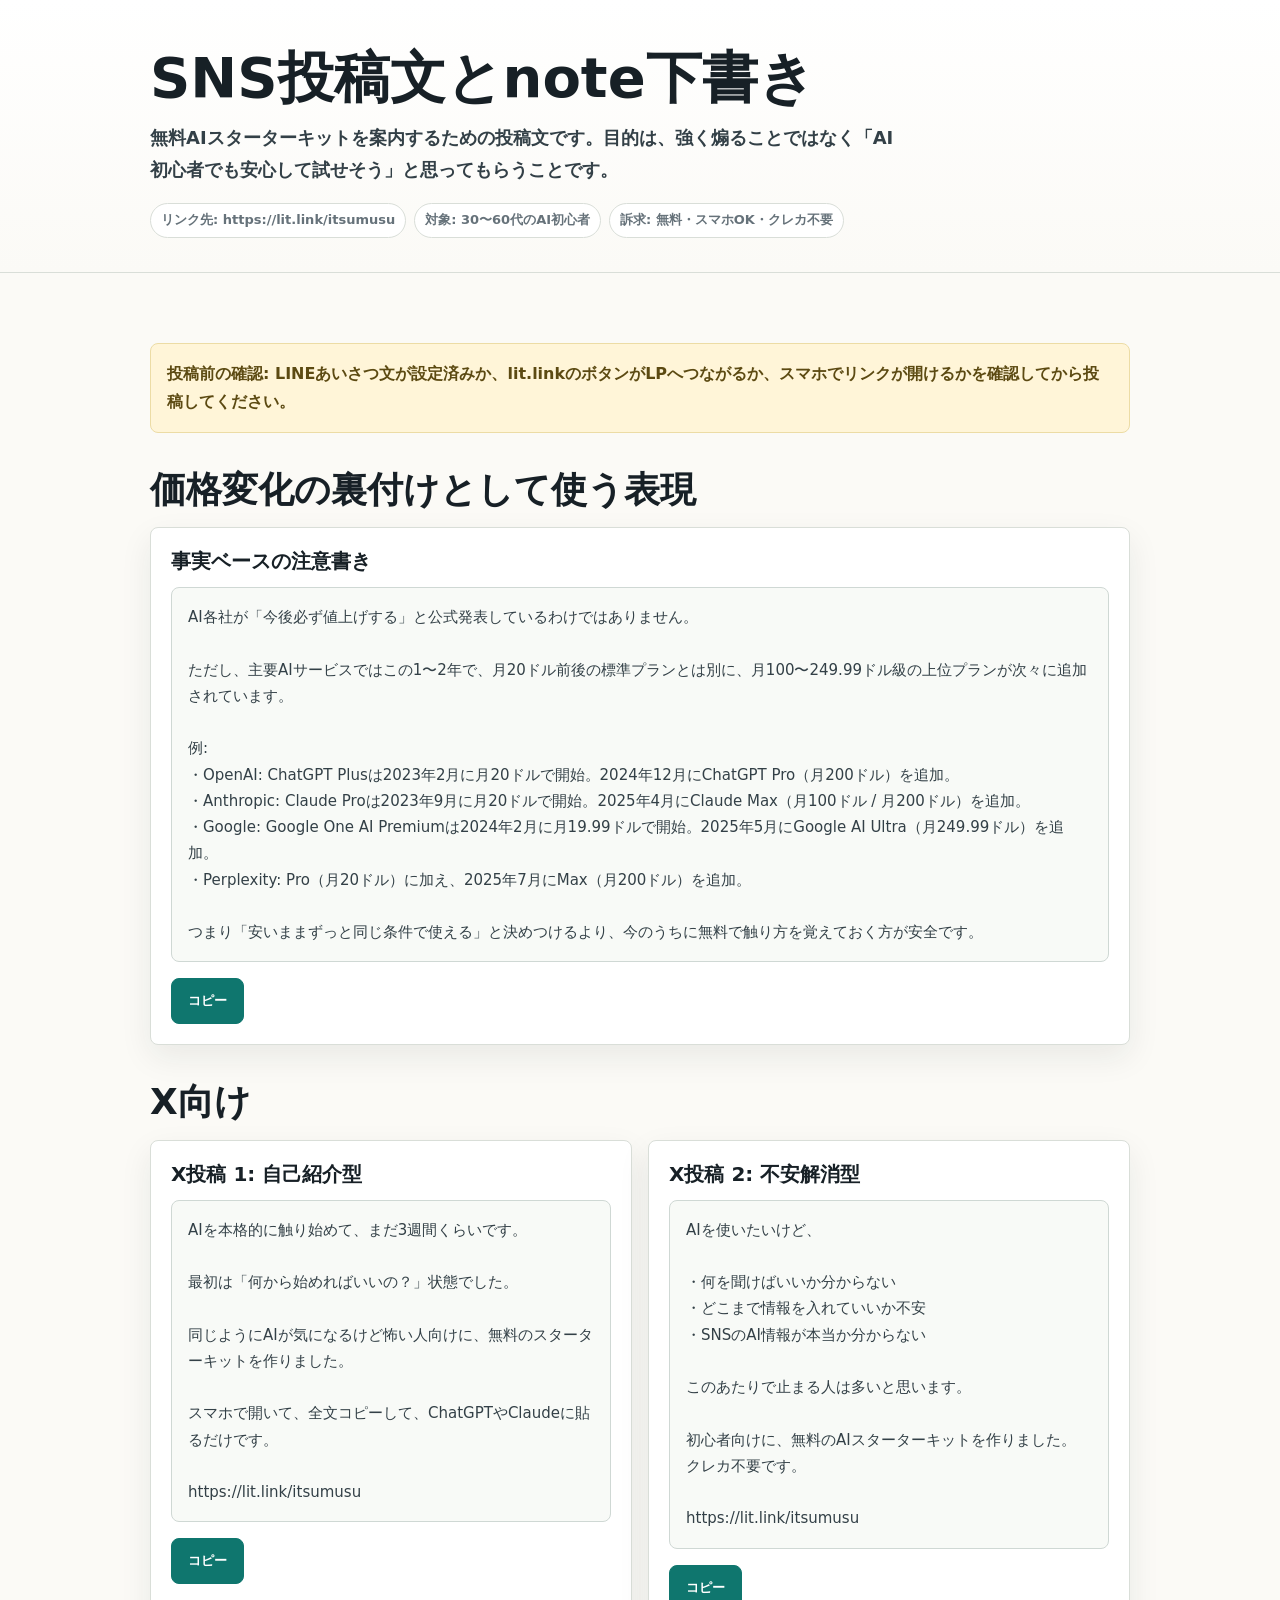
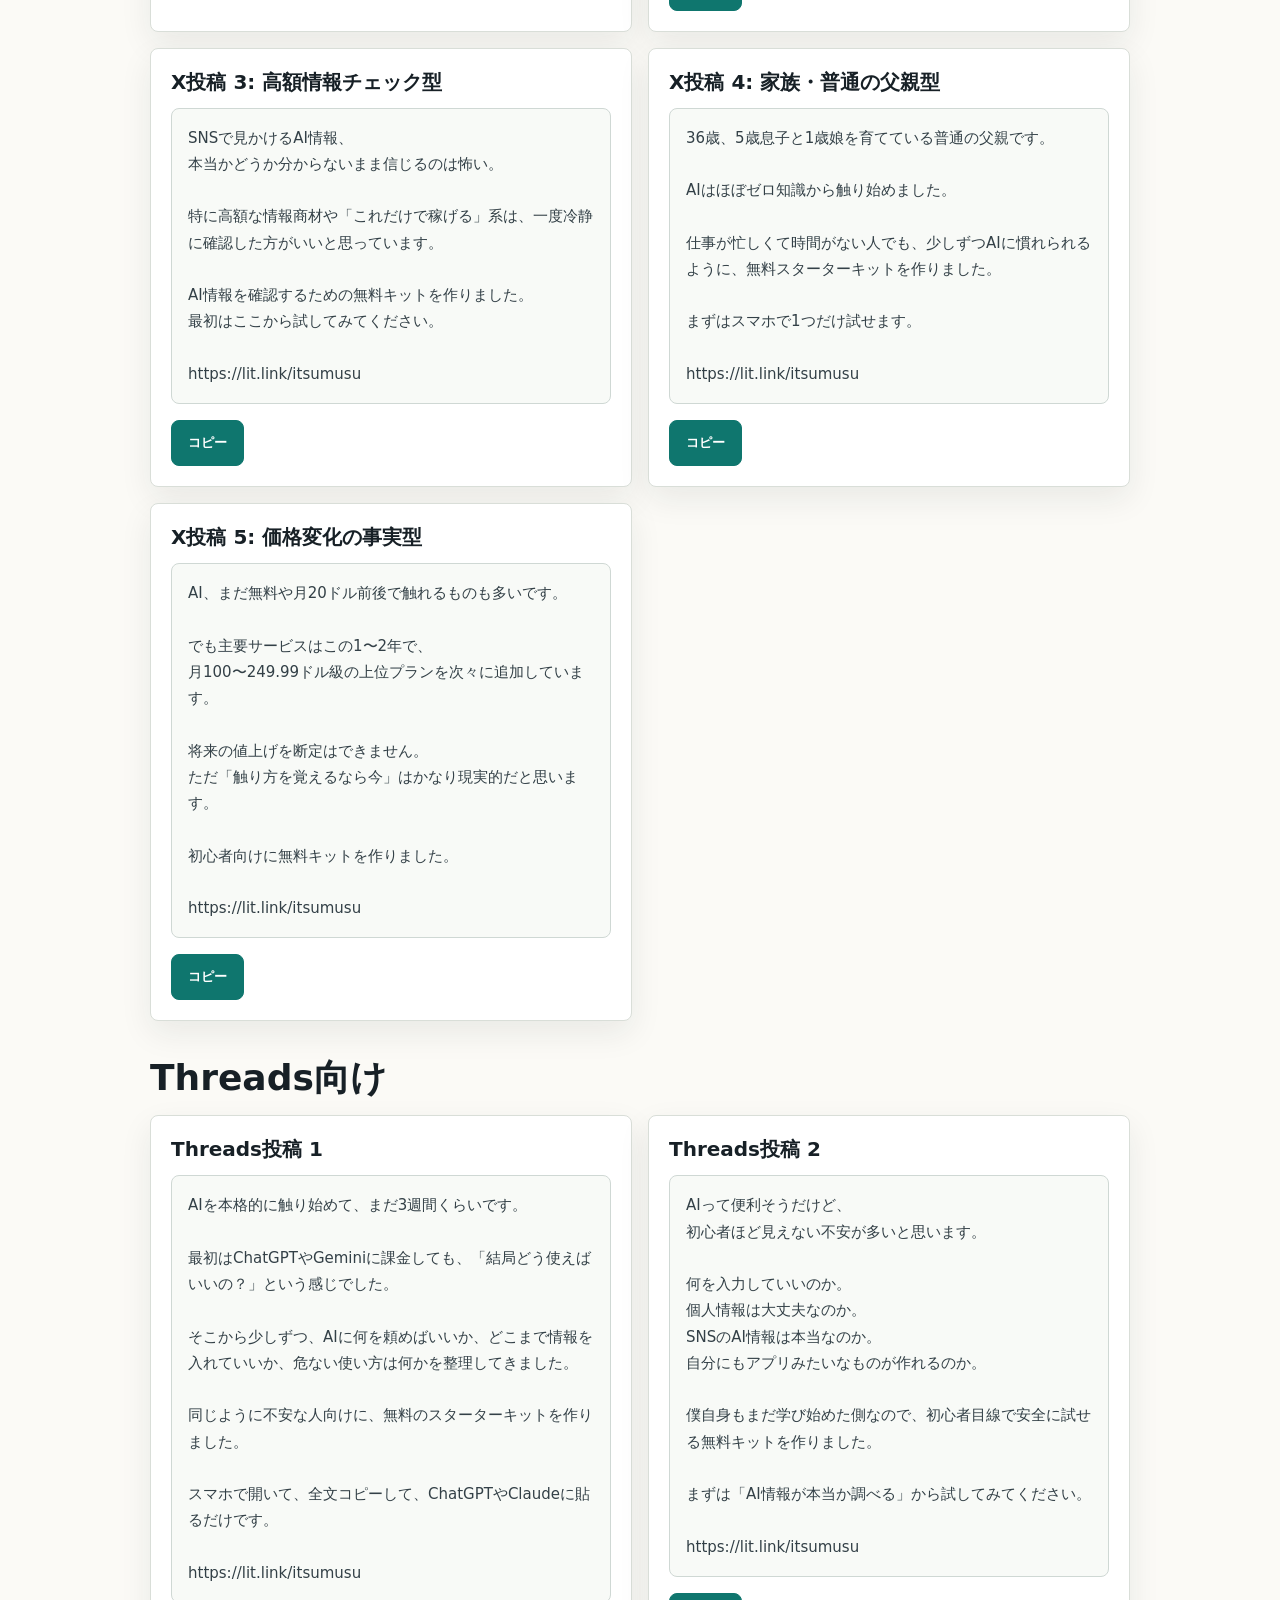
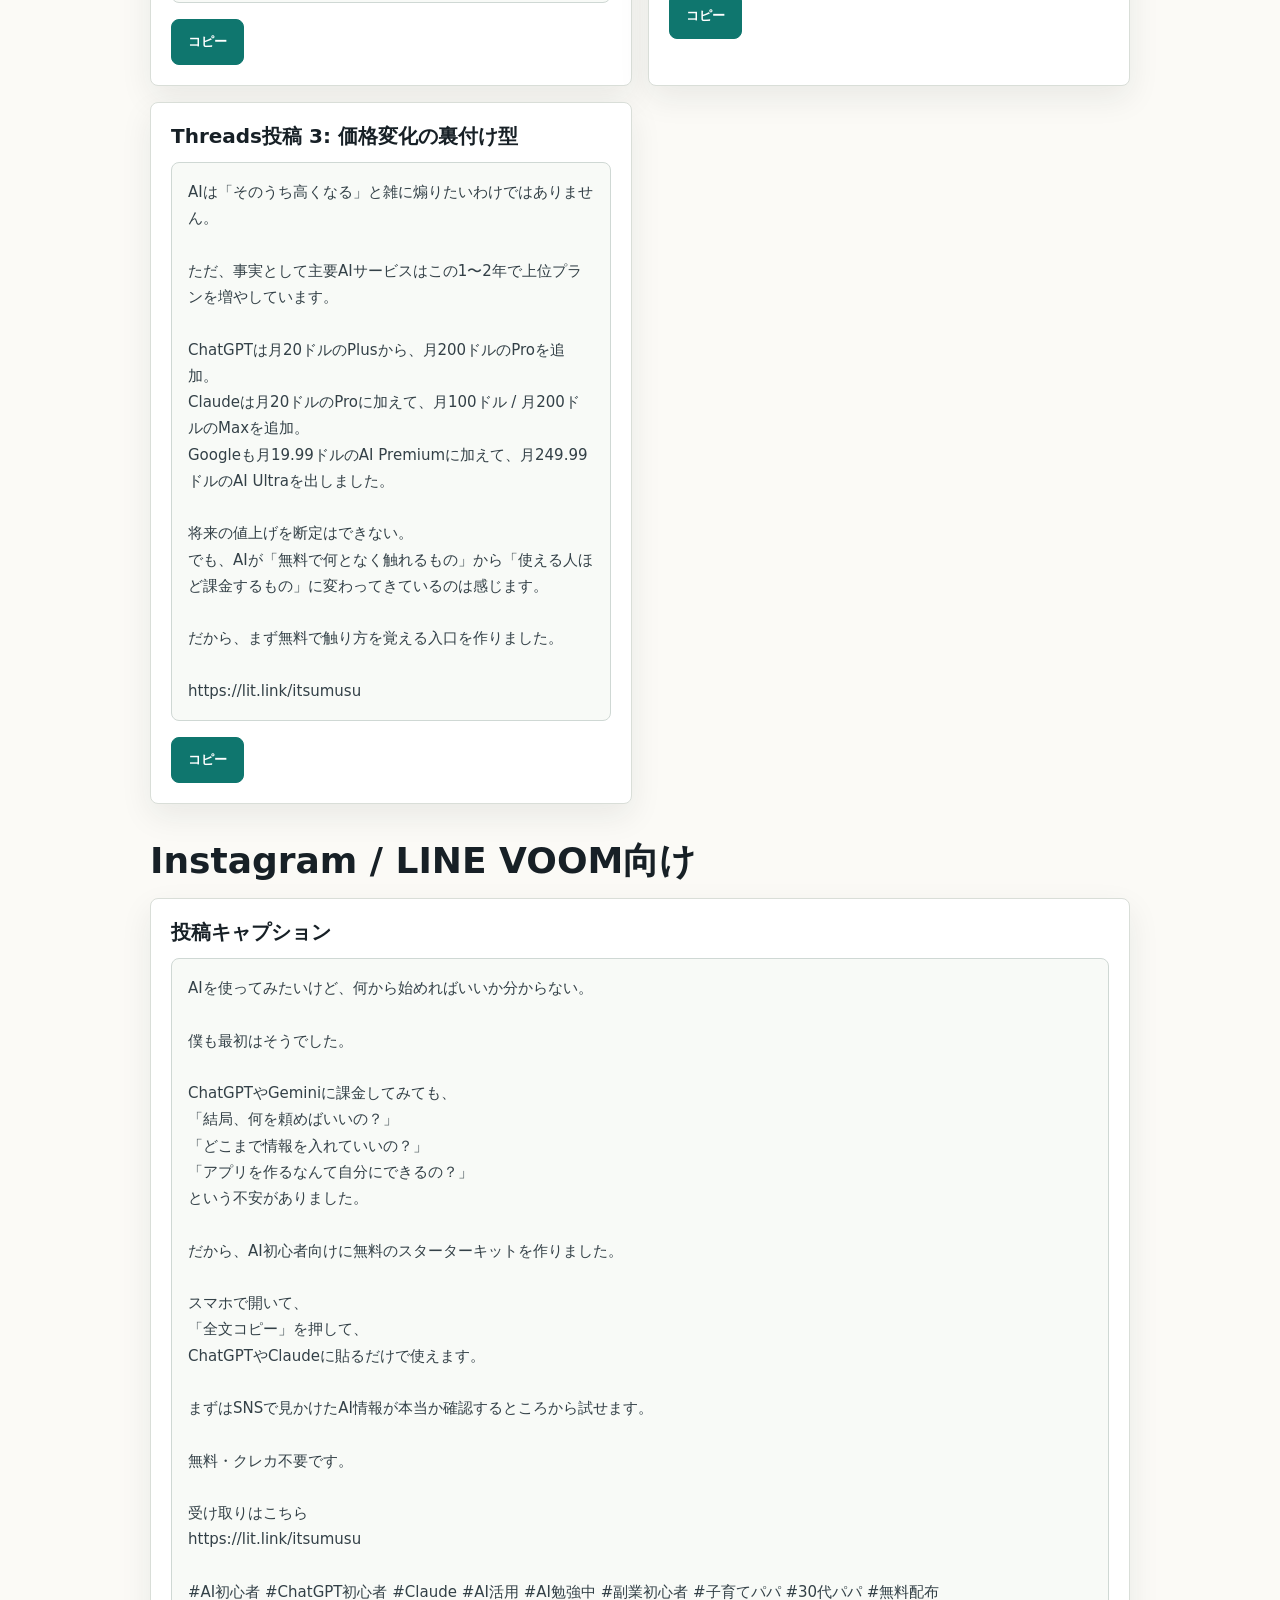
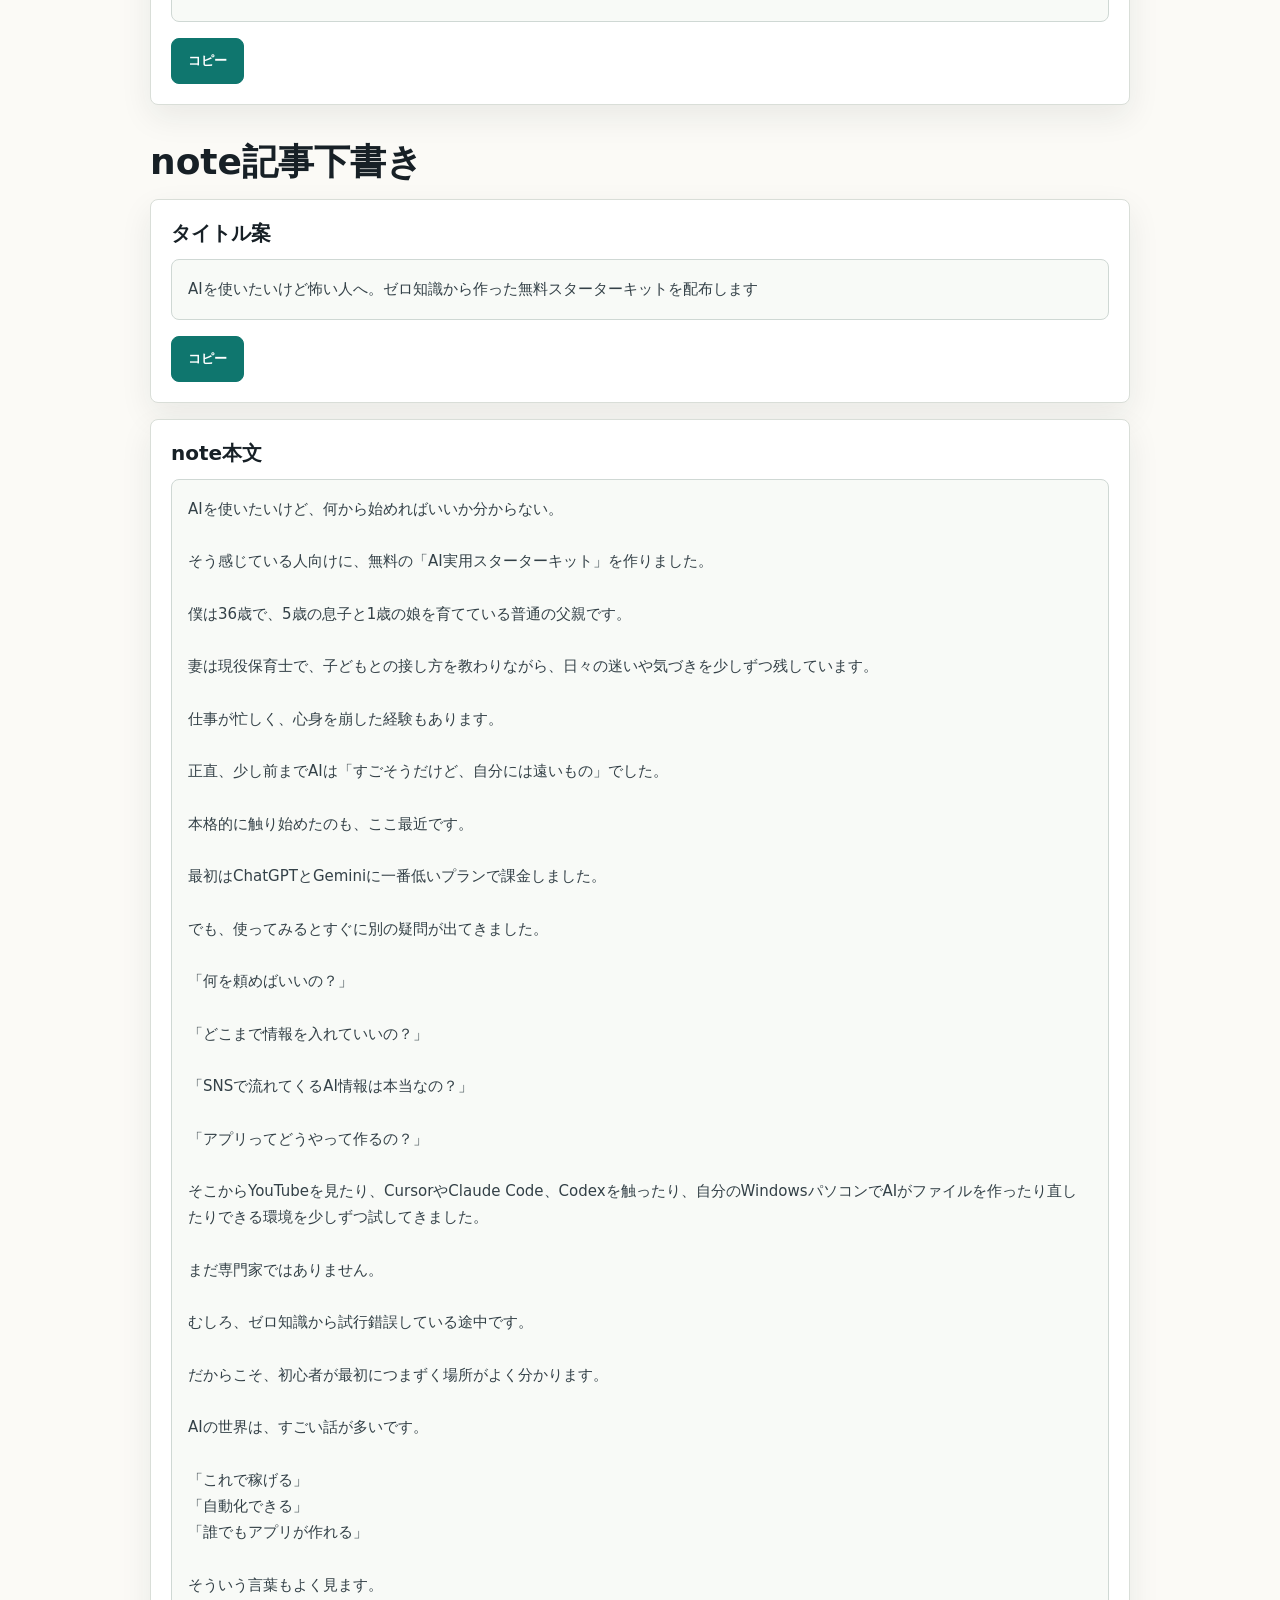
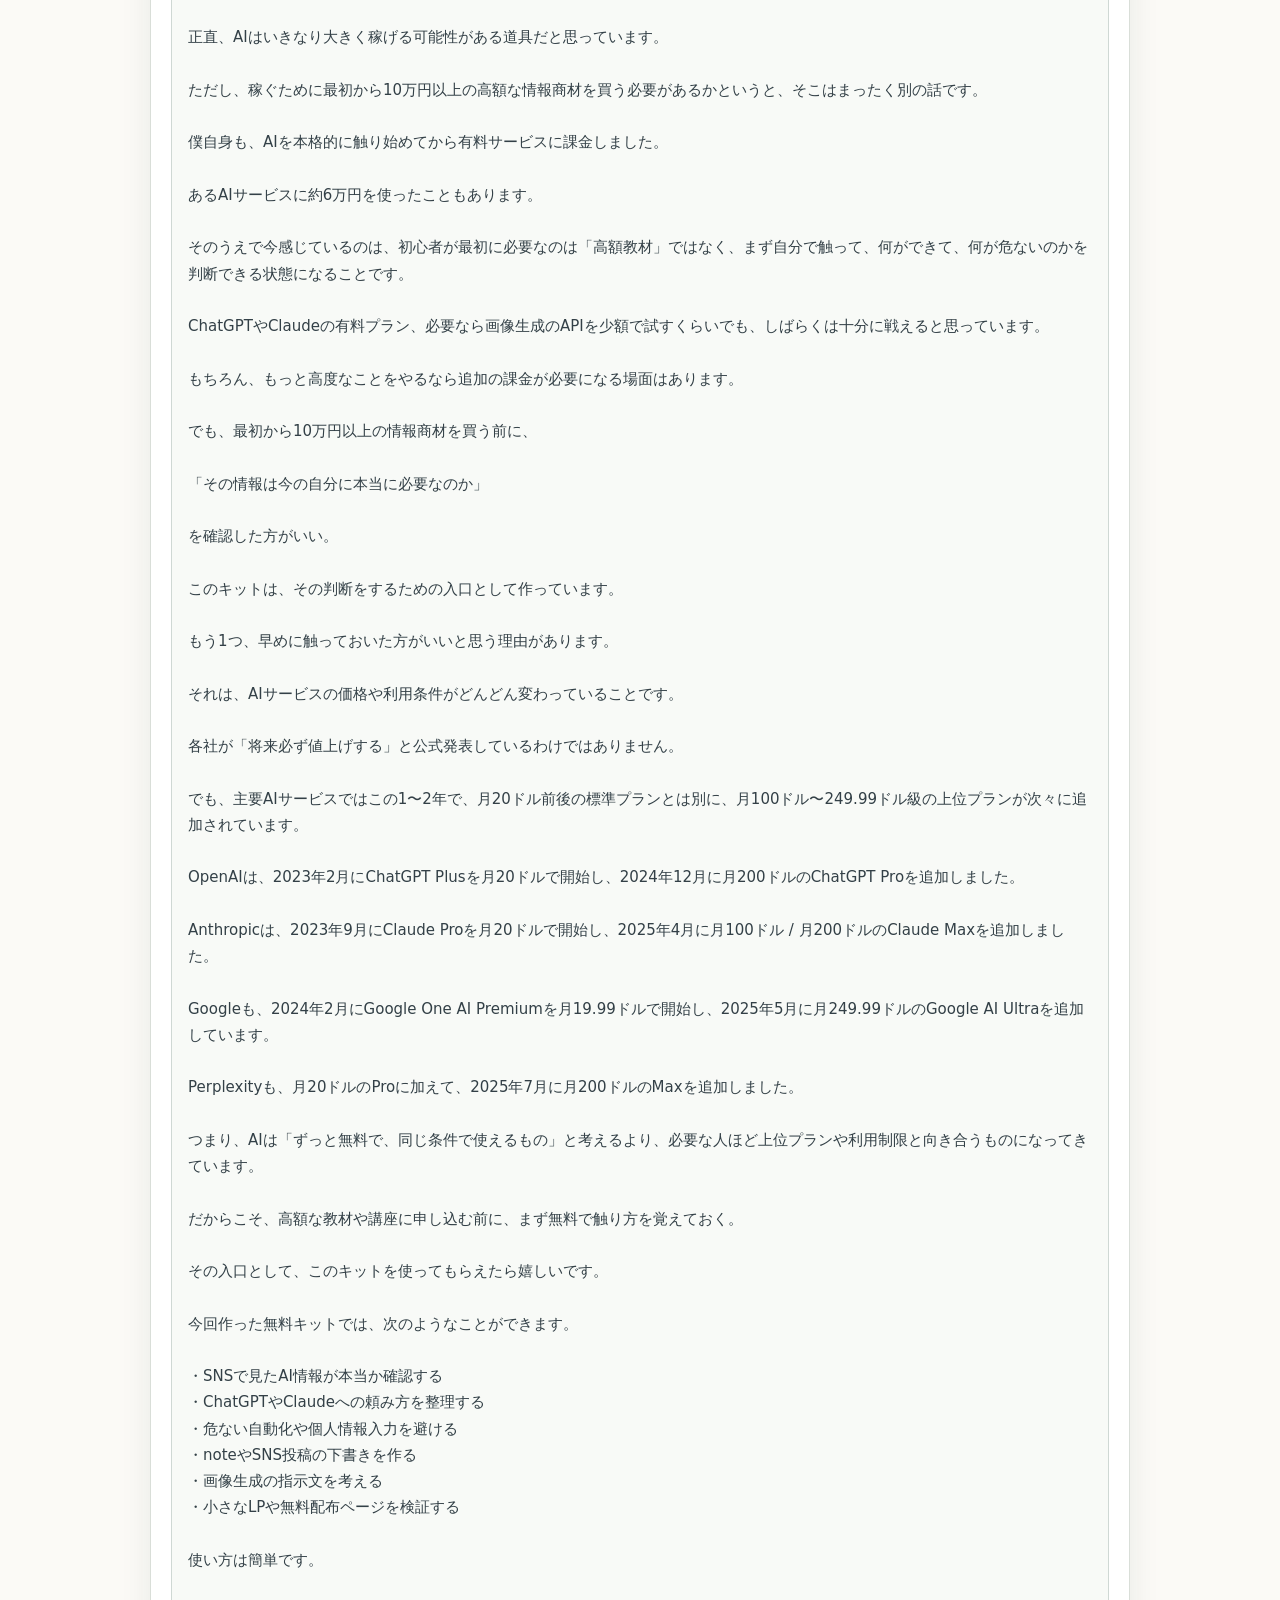
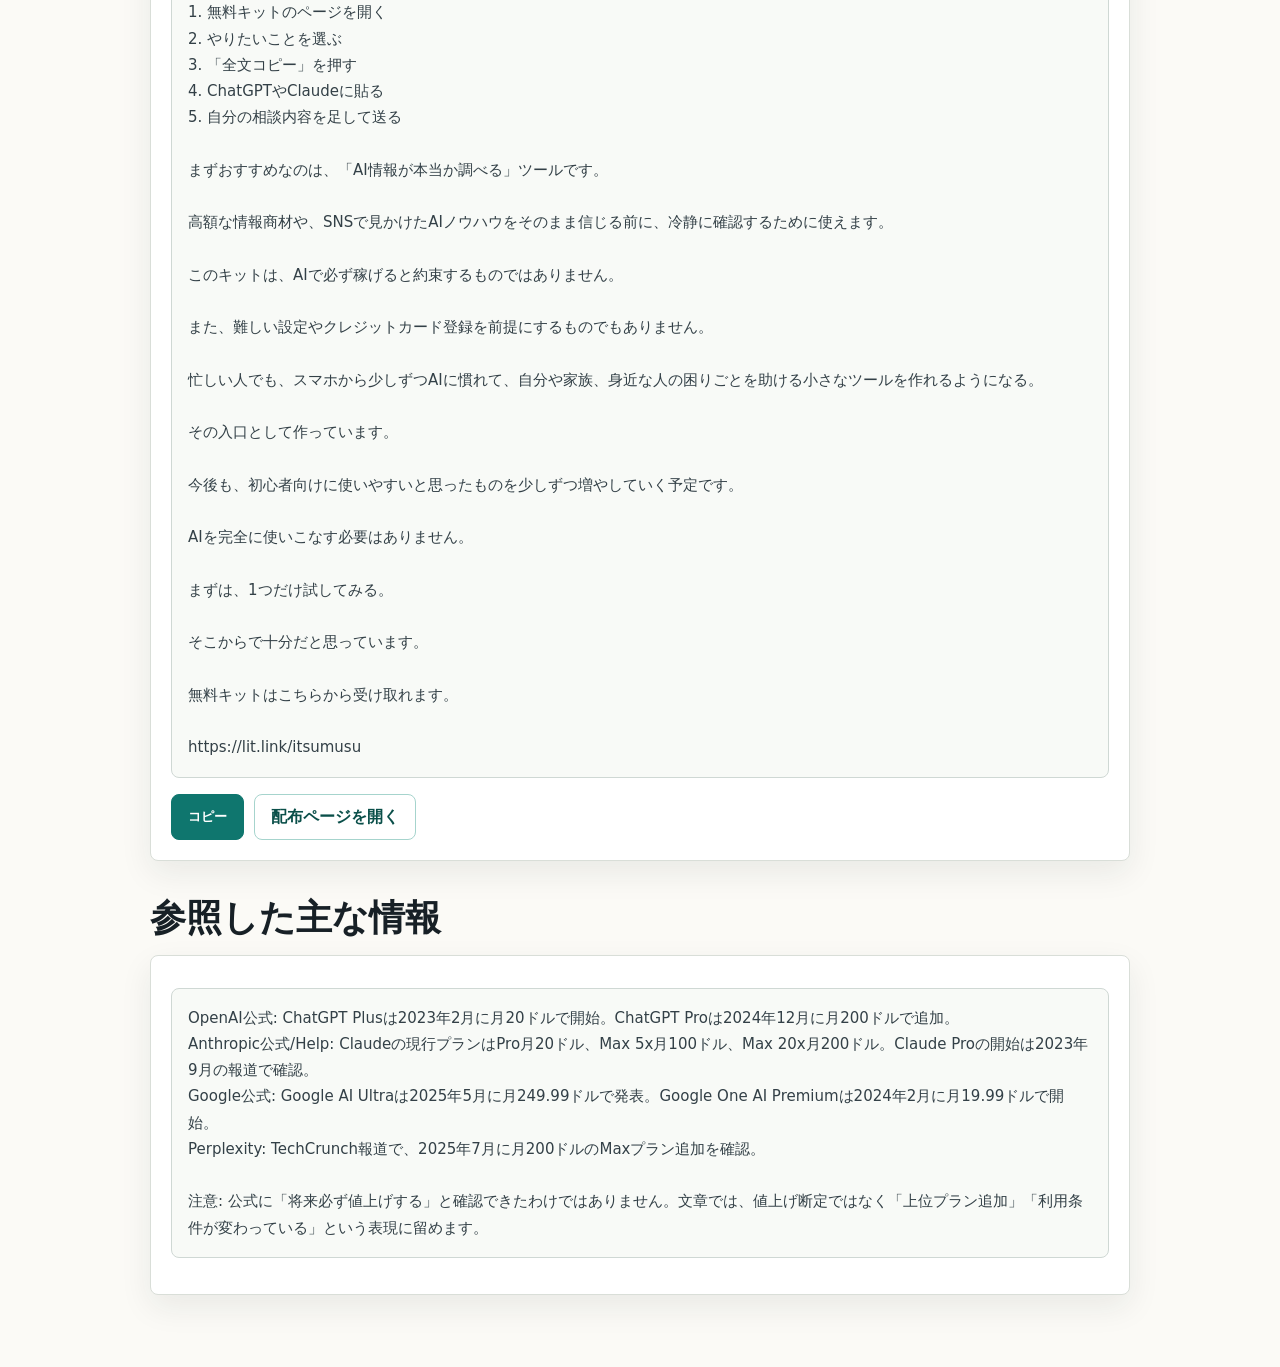
<file: promotion-copy.html>
<!doctype html>
<html lang="ja">
<head>
  <meta charset="utf-8">
  <meta name="viewport" content="width=device-width, initial-scale=1">
  <title>SNS・note投稿文 | AI実用スターターキット</title>
  <style>
    :root {
      --bg: #fbfaf6;
      --paper: #fff;
      --ink: #172026;
      --text: #334047;
      --muted: #66727a;
      --line: #d9ded8;
      --green: #0f766e;
      --green-dark: #0a4f49;
      --green-soft: #e3f4ef;
      --yellow-soft: #fff5d8;
      --shadow: 0 12px 32px rgba(23, 32, 38, 0.08);
    }

    * { box-sizing: border-box; }

    body {
      margin: 0;
      background: var(--bg);
      color: var(--ink);
      font-family: system-ui, -apple-system, BlinkMacSystemFont, "Segoe UI", sans-serif;
      line-height: 1.75;
    }

    .wrap {
      width: min(980px, calc(100% - 32px));
      margin: 0 auto;
    }

    header {
      padding: 46px 0 34px;
      border-bottom: 1px solid var(--line);
      background: linear-gradient(180deg, #ffffff 0%, var(--bg) 100%);
    }

    h1 {
      margin: 0 0 12px;
      font-size: clamp(32px, 6vw, 56px);
      line-height: 1.15;
      letter-spacing: 0;
    }

    h2 {
      margin: 0 0 14px;
      font-size: clamp(25px, 4vw, 36px);
      line-height: 1.28;
      letter-spacing: 0;
    }

    h3 {
      margin: 0 0 10px;
      font-size: 20px;
      line-height: 1.35;
      letter-spacing: 0;
    }

    p { margin: 0 0 14px; }

    .lead {
      max-width: 760px;
      color: var(--text);
      font-size: 18px;
      font-weight: 600;
    }

    .meta {
      display: flex;
      flex-wrap: wrap;
      gap: 8px;
      margin-top: 18px;
    }

    .meta span {
      padding: 5px 10px;
      border: 1px solid var(--line);
      border-radius: 999px;
      background: #fff;
      color: var(--muted);
      font-size: 13px;
      font-weight: 800;
    }

    main { padding: 36px 0 72px; }

    section { margin-top: 34px; }

    .grid {
      display: grid;
      grid-template-columns: repeat(2, 1fr);
      gap: 16px;
    }

    .card {
      padding: 20px;
      border: 1px solid var(--line);
      border-radius: 8px;
      background: var(--paper);
      box-shadow: var(--shadow);
    }

    .full { grid-column: 1 / -1; }

    .copybox {
      white-space: pre-wrap;
      overflow-wrap: anywhere;
      word-break: break-word;
      margin: 12px 0 16px;
      padding: 16px;
      border: 1px solid #cfd8d4;
      border-radius: 8px;
      background: #f8faf7;
      color: var(--text);
      font-size: 15px;
      line-height: 1.75;
    }

    .button {
      display: inline-flex;
      align-items: center;
      justify-content: center;
      min-height: 46px;
      padding: 0 16px;
      border-radius: 8px;
      border: 1px solid var(--green);
      background: var(--green);
      color: #fff;
      font-weight: 900;
      text-decoration: none;
      cursor: pointer;
    }

    .button.secondary {
      background: #fff;
      color: var(--green-dark);
      border-color: #a6d4cd;
    }

    .note {
      padding: 16px;
      border: 1px solid #ecdca5;
      border-radius: 8px;
      background: var(--yellow-soft);
      color: #5c4a12;
      font-weight: 700;
    }

    .actions {
      display: flex;
      flex-wrap: wrap;
      gap: 10px;
      align-items: center;
    }

    .status {
      color: var(--green-dark);
      font-size: 13px;
      font-weight: 800;
    }

    @media (max-width: 760px) {
      .grid { grid-template-columns: 1fr; }
      .card { padding: 16px; }
      .button { width: 100%; }
      .actions { display: grid; }
    }
  </style>
</head>
<body>
  <header>
    <div class="wrap">
      <h1>SNS投稿文とnote下書き</h1>
      <p class="lead">無料AIスターターキットを案内するための投稿文です。目的は、強く煽ることではなく「AI初心者でも安心して試せそう」と思ってもらうことです。</p>
      <div class="meta">
        <span>リンク先: https://lit.link/itsumusu</span>
        <span>対象: 30〜60代のAI初心者</span>
        <span>訴求: 無料・スマホOK・クレカ不要</span>
      </div>
    </div>
  </header>

  <main class="wrap">
    <section class="note">
      投稿前の確認: LINEあいさつ文が設定済みか、lit.linkのボタンがLPへつながるか、スマホでリンクが開けるかを確認してから投稿してください。
    </section>

    <section>
      <h2>価格変化の裏付けとして使う表現</h2>
      <div class="grid">
        <article class="card full">
          <h3>事実ベースの注意書き</h3>
          <div id="price-fact" class="copybox">AI各社が「今後必ず値上げする」と公式発表しているわけではありません。

ただし、主要AIサービスではこの1〜2年で、月20ドル前後の標準プランとは別に、月100〜249.99ドル級の上位プランが次々に追加されています。

例:
・OpenAI: ChatGPT Plusは2023年2月に月20ドルで開始。2024年12月にChatGPT Pro（月200ドル）を追加。
・Anthropic: Claude Proは2023年9月に月20ドルで開始。2025年4月にClaude Max（月100ドル / 月200ドル）を追加。
・Google: Google One AI Premiumは2024年2月に月19.99ドルで開始。2025年5月にGoogle AI Ultra（月249.99ドル）を追加。
・Perplexity: Pro（月20ドル）に加え、2025年7月にMax（月200ドル）を追加。

つまり「安いままずっと同じ条件で使える」と決めつけるより、今のうちに無料で触り方を覚えておく方が安全です。</div>
          <div class="actions">
            <button class="button" data-copy="price-fact">コピー</button>
            <span class="status" aria-live="polite"></span>
          </div>
        </article>
      </div>
    </section>

    <section>
      <h2>X向け</h2>
      <div class="grid">
        <article class="card">
          <h3>X投稿 1: 自己紹介型</h3>
          <div id="x1" class="copybox">AIを本格的に触り始めて、まだ3週間くらいです。

最初は「何から始めればいいの？」状態でした。

同じようにAIが気になるけど怖い人向けに、無料のスターターキットを作りました。

スマホで開いて、全文コピーして、ChatGPTやClaudeに貼るだけです。

https://lit.link/itsumusu</div>
          <div class="actions">
            <button class="button" data-copy="x1">コピー</button>
            <span class="status" aria-live="polite"></span>
          </div>
        </article>

        <article class="card">
          <h3>X投稿 2: 不安解消型</h3>
          <div id="x2" class="copybox">AIを使いたいけど、

・何を聞けばいいか分からない
・どこまで情報を入れていいか不安
・SNSのAI情報が本当か分からない

このあたりで止まる人は多いと思います。

初心者向けに、無料のAIスターターキットを作りました。
クレカ不要です。

https://lit.link/itsumusu</div>
          <div class="actions">
            <button class="button" data-copy="x2">コピー</button>
            <span class="status" aria-live="polite"></span>
          </div>
        </article>

        <article class="card">
          <h3>X投稿 3: 高額情報チェック型</h3>
          <div id="x3" class="copybox">SNSで見かけるAI情報、
本当かどうか分からないまま信じるのは怖い。

特に高額な情報商材や「これだけで稼げる」系は、一度冷静に確認した方がいいと思っています。

AI情報を確認するための無料キットを作りました。
最初はここから試してみてください。

https://lit.link/itsumusu</div>
          <div class="actions">
            <button class="button" data-copy="x3">コピー</button>
            <span class="status" aria-live="polite"></span>
          </div>
        </article>

        <article class="card">
          <h3>X投稿 4: 家族・普通の父親型</h3>
          <div id="x4" class="copybox">36歳、5歳息子と1歳娘を育てている普通の父親です。

AIはほぼゼロ知識から触り始めました。

仕事が忙しくて時間がない人でも、少しずつAIに慣れられるように、無料スターターキットを作りました。

まずはスマホで1つだけ試せます。

https://lit.link/itsumusu</div>
          <div class="actions">
            <button class="button" data-copy="x4">コピー</button>
            <span class="status" aria-live="polite"></span>
          </div>
        </article>

        <article class="card">
          <h3>X投稿 5: 価格変化の事実型</h3>
          <div id="x5" class="copybox">AI、まだ無料や月20ドル前後で触れるものも多いです。

でも主要サービスはこの1〜2年で、
月100〜249.99ドル級の上位プランを次々に追加しています。

将来の値上げを断定はできません。
ただ「触り方を覚えるなら今」はかなり現実的だと思います。

初心者向けに無料キットを作りました。

https://lit.link/itsumusu</div>
          <div class="actions">
            <button class="button" data-copy="x5">コピー</button>
            <span class="status" aria-live="polite"></span>
          </div>
        </article>
      </div>
    </section>

    <section>
      <h2>Threads向け</h2>
      <div class="grid">
        <article class="card">
          <h3>Threads投稿 1</h3>
          <div id="threads1" class="copybox">AIを本格的に触り始めて、まだ3週間くらいです。

最初はChatGPTやGeminiに課金しても、「結局どう使えばいいの？」という感じでした。

そこから少しずつ、AIに何を頼めばいいか、どこまで情報を入れていいか、危ない使い方は何かを整理してきました。

同じように不安な人向けに、無料のスターターキットを作りました。

スマホで開いて、全文コピーして、ChatGPTやClaudeに貼るだけです。

https://lit.link/itsumusu</div>
          <div class="actions">
            <button class="button" data-copy="threads1">コピー</button>
            <span class="status" aria-live="polite"></span>
          </div>
        </article>

        <article class="card">
          <h3>Threads投稿 2</h3>
          <div id="threads2" class="copybox">AIって便利そうだけど、
初心者ほど見えない不安が多いと思います。

何を入力していいのか。
個人情報は大丈夫なのか。
SNSのAI情報は本当なのか。
自分にもアプリみたいなものが作れるのか。

僕自身もまだ学び始めた側なので、初心者目線で安全に試せる無料キットを作りました。

まずは「AI情報が本当か調べる」から試してみてください。

https://lit.link/itsumusu</div>
          <div class="actions">
            <button class="button" data-copy="threads2">コピー</button>
            <span class="status" aria-live="polite"></span>
          </div>
        </article>

        <article class="card">
          <h3>Threads投稿 3: 価格変化の裏付け型</h3>
          <div id="threads3" class="copybox">AIは「そのうち高くなる」と雑に煽りたいわけではありません。

ただ、事実として主要AIサービスはこの1〜2年で上位プランを増やしています。

ChatGPTは月20ドルのPlusから、月200ドルのProを追加。
Claudeは月20ドルのProに加えて、月100ドル / 月200ドルのMaxを追加。
Googleも月19.99ドルのAI Premiumに加えて、月249.99ドルのAI Ultraを出しました。

将来の値上げを断定はできない。
でも、AIが「無料で何となく触れるもの」から「使える人ほど課金するもの」に変わってきているのは感じます。

だから、まず無料で触り方を覚える入口を作りました。

https://lit.link/itsumusu</div>
          <div class="actions">
            <button class="button" data-copy="threads3">コピー</button>
            <span class="status" aria-live="polite"></span>
          </div>
        </article>
      </div>
    </section>

    <section>
      <h2>Instagram / LINE VOOM向け</h2>
      <div class="grid">
        <article class="card full">
          <h3>投稿キャプション</h3>
          <div id="instagram1" class="copybox">AIを使ってみたいけど、何から始めればいいか分からない。

僕も最初はそうでした。

ChatGPTやGeminiに課金してみても、
「結局、何を頼めばいいの？」
「どこまで情報を入れていいの？」
「アプリを作るなんて自分にできるの？」
という不安がありました。

だから、AI初心者向けに無料のスターターキットを作りました。

スマホで開いて、
「全文コピー」を押して、
ChatGPTやClaudeに貼るだけで使えます。

まずはSNSで見かけたAI情報が本当か確認するところから試せます。

無料・クレカ不要です。

受け取りはこちら
https://lit.link/itsumusu

#AI初心者 #ChatGPT初心者 #Claude #AI活用 #AI勉強中 #副業初心者 #子育てパパ #30代パパ #無料配布</div>
          <div class="actions">
            <button class="button" data-copy="instagram1">コピー</button>
            <span class="status" aria-live="polite"></span>
          </div>
        </article>
      </div>
    </section>

    <section>
      <h2>note記事下書き</h2>
      <div class="grid">
        <article class="card full">
          <h3>タイトル案</h3>
          <div id="note-title" class="copybox">AIを使いたいけど怖い人へ。ゼロ知識から作った無料スターターキットを配布します</div>
          <div class="actions">
            <button class="button" data-copy="note-title">コピー</button>
            <span class="status" aria-live="polite"></span>
          </div>
        </article>

        <article class="card full">
          <h3>note本文</h3>
          <div id="note-body" class="copybox">AIを使いたいけど、何から始めればいいか分からない。

そう感じている人向けに、無料の「AI実用スターターキット」を作りました。

僕は36歳で、5歳の息子と1歳の娘を育てている普通の父親です。

妻は現役保育士で、子どもとの接し方を教わりながら、日々の迷いや気づきを少しずつ残しています。

仕事が忙しく、心身を崩した経験もあります。

正直、少し前までAIは「すごそうだけど、自分には遠いもの」でした。

本格的に触り始めたのも、ここ最近です。

最初はChatGPTとGeminiに一番低いプランで課金しました。

でも、使ってみるとすぐに別の疑問が出てきました。

「何を頼めばいいの？」

「どこまで情報を入れていいの？」

「SNSで流れてくるAI情報は本当なの？」

「アプリってどうやって作るの？」

そこからYouTubeを見たり、CursorやClaude Code、Codexを触ったり、自分のWindowsパソコンでAIがファイルを作ったり直したりできる環境を少しずつ試してきました。

まだ専門家ではありません。

むしろ、ゼロ知識から試行錯誤している途中です。

だからこそ、初心者が最初につまずく場所がよく分かります。

AIの世界は、すごい話が多いです。

「これで稼げる」
「自動化できる」
「誰でもアプリが作れる」

そういう言葉もよく見ます。

正直、AIはいきなり大きく稼げる可能性がある道具だと思っています。

ただし、稼ぐために最初から10万円以上の高額な情報商材を買う必要があるかというと、そこはまったく別の話です。

僕自身も、AIを本格的に触り始めてから有料サービスに課金しました。

あるAIサービスに約6万円を使ったこともあります。

そのうえで今感じているのは、初心者が最初に必要なのは「高額教材」ではなく、まず自分で触って、何ができて、何が危ないのかを判断できる状態になることです。

ChatGPTやClaudeの有料プラン、必要なら画像生成のAPIを少額で試すくらいでも、しばらくは十分に戦えると思っています。

もちろん、もっと高度なことをやるなら追加の課金が必要になる場面はあります。

でも、最初から10万円以上の情報商材を買う前に、

「その情報は今の自分に本当に必要なのか」

を確認した方がいい。

このキットは、その判断をするための入口として作っています。

もう1つ、早めに触っておいた方がいいと思う理由があります。

それは、AIサービスの価格や利用条件がどんどん変わっていることです。

各社が「将来必ず値上げする」と公式発表しているわけではありません。

でも、主要AIサービスではこの1〜2年で、月20ドル前後の標準プランとは別に、月100ドル〜249.99ドル級の上位プランが次々に追加されています。

OpenAIは、2023年2月にChatGPT Plusを月20ドルで開始し、2024年12月に月200ドルのChatGPT Proを追加しました。

Anthropicは、2023年9月にClaude Proを月20ドルで開始し、2025年4月に月100ドル / 月200ドルのClaude Maxを追加しました。

Googleも、2024年2月にGoogle One AI Premiumを月19.99ドルで開始し、2025年5月に月249.99ドルのGoogle AI Ultraを追加しています。

Perplexityも、月20ドルのProに加えて、2025年7月に月200ドルのMaxを追加しました。

つまり、AIは「ずっと無料で、同じ条件で使えるもの」と考えるより、必要な人ほど上位プランや利用制限と向き合うものになってきています。

だからこそ、高額な教材や講座に申し込む前に、まず無料で触り方を覚えておく。

その入口として、このキットを使ってもらえたら嬉しいです。

今回作った無料キットでは、次のようなことができます。

・SNSで見たAI情報が本当か確認する
・ChatGPTやClaudeへの頼み方を整理する
・危ない自動化や個人情報入力を避ける
・noteやSNS投稿の下書きを作る
・画像生成の指示文を考える
・小さなLPや無料配布ページを検証する

使い方は簡単です。

1. 無料キットのページを開く
2. やりたいことを選ぶ
3. 「全文コピー」を押す
4. ChatGPTやClaudeに貼る
5. 自分の相談内容を足して送る

まずおすすめなのは、「AI情報が本当か調べる」ツールです。

高額な情報商材や、SNSで見かけたAIノウハウをそのまま信じる前に、冷静に確認するために使えます。

このキットは、AIで必ず稼げると約束するものではありません。

また、難しい設定やクレジットカード登録を前提にするものでもありません。

忙しい人でも、スマホから少しずつAIに慣れて、自分や家族、身近な人の困りごとを助ける小さなツールを作れるようになる。

その入口として作っています。

今後も、初心者向けに使いやすいと思ったものを少しずつ増やしていく予定です。

AIを完全に使いこなす必要はありません。

まずは、1つだけ試してみる。

そこからで十分だと思っています。

無料キットはこちらから受け取れます。

https://lit.link/itsumusu</div>
          <div class="actions">
            <button class="button" data-copy="note-body">コピー</button>
            <a class="button secondary" href="https://lit.link/itsumusu">配布ページを開く</a>
            <span class="status" aria-live="polite"></span>
          </div>
        </article>
      </div>
    </section>

    <section>
      <h2>参照した主な情報</h2>
      <div class="card full">
        <div class="copybox">OpenAI公式: ChatGPT Plusは2023年2月に月20ドルで開始。ChatGPT Proは2024年12月に月200ドルで追加。
Anthropic公式/Help: Claudeの現行プランはPro月20ドル、Max 5x月100ドル、Max 20x月200ドル。Claude Proの開始は2023年9月の報道で確認。
Google公式: Google AI Ultraは2025年5月に月249.99ドルで発表。Google One AI Premiumは2024年2月に月19.99ドルで開始。
Perplexity: TechCrunch報道で、2025年7月に月200ドルのMaxプラン追加を確認。

注意: 公式に「将来必ず値上げする」と確認できたわけではありません。文章では、値上げ断定ではなく「上位プラン追加」「利用条件が変わっている」という表現に留めます。</div>
      </div>
    </section>
  </main>

  <script>
    async function copyText(id, button) {
      const box = document.getElementById(id);
      const status = button.parentElement.querySelector(".status");
      const text = box.innerText;
      try {
        await navigator.clipboard.writeText(text);
        status.textContent = "コピーしました";
      } catch (error) {
        const range = document.createRange();
        range.selectNodeContents(box);
        const selection = window.getSelection();
        selection.removeAllRanges();
        selection.addRange(range);
        status.textContent = "選択しました。Ctrl+Cでコピーしてください";
      }
      window.setTimeout(() => {
        status.textContent = "";
      }, 2400);
    }

    document.querySelectorAll("[data-copy]").forEach((button) => {
      button.addEventListener("click", () => copyText(button.dataset.copy, button));
    });
  </script>
</body>
</html>
</file>
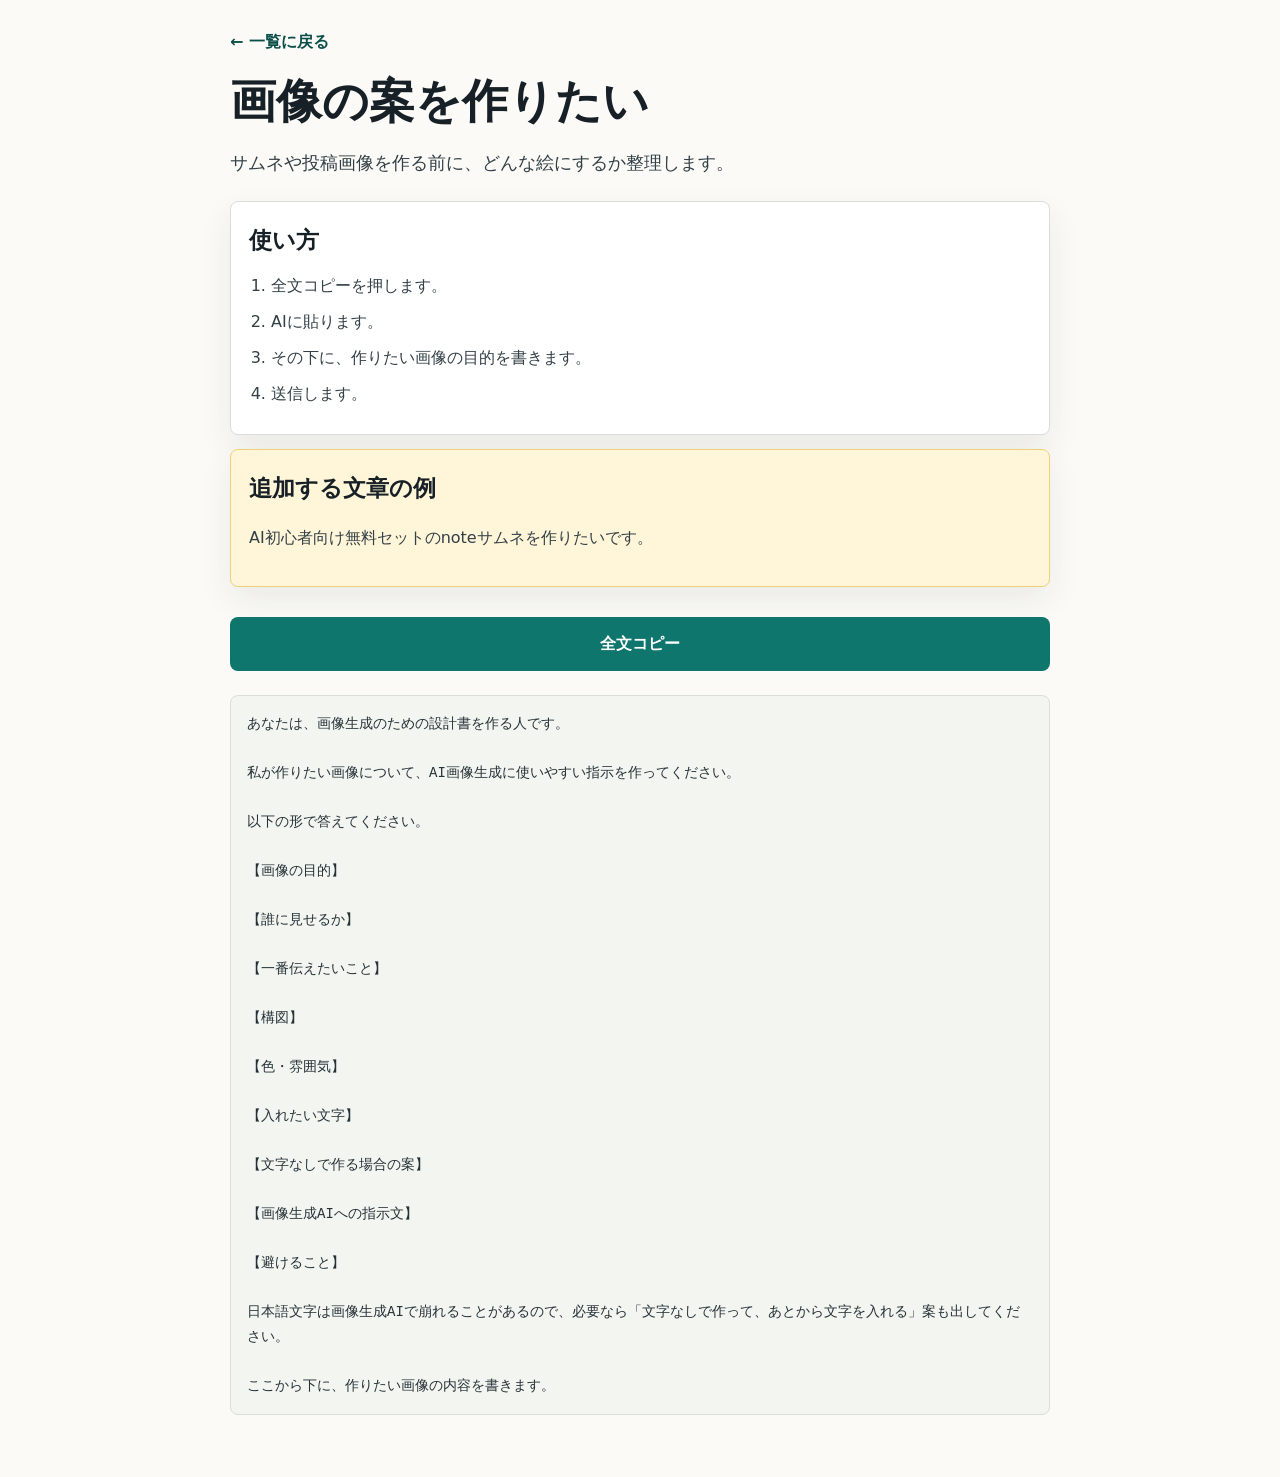
<file: public-skill-pack/use/image.html>
<!doctype html>
<html lang="ja">
<head>
  <meta charset="utf-8">
  <meta name="viewport" content="width=device-width, initial-scale=1">
  <title>画像の案を作りたい</title>
  <link rel="stylesheet" href="style.css">
</head>
<body>
  <main class="wrap">
    <a class="back" href="../">← 一覧に戻る</a>
    <h1>画像の案を作りたい</h1>
    <p class="lead">サムネや投稿画像を作る前に、どんな絵にするか整理します。</p>
    <section class="card"><h2>使い方</h2><ol><li>全文コピーを押します。</li><li>AIに貼ります。</li><li>その下に、作りたい画像の目的を書きます。</li><li>送信します。</li></ol></section>
    <section class="card example"><h2>追加する文章の例</h2><p>AI初心者向け無料セットのnoteサムネを作りたいです。</p></section>
    <button class="copy" data-copy-target="prompt">全文コピー</button>
    <pre id="prompt">あなたは、画像生成のための設計書を作る人です。

私が作りたい画像について、AI画像生成に使いやすい指示を作ってください。

以下の形で答えてください。

【画像の目的】

【誰に見せるか】

【一番伝えたいこと】

【構図】

【色・雰囲気】

【入れたい文字】

【文字なしで作る場合の案】

【画像生成AIへの指示文】

【避けること】

日本語文字は画像生成AIで崩れることがあるので、必要なら「文字なしで作って、あとから文字を入れる」案も出してください。

ここから下に、作りたい画像の内容を書きます。</pre>
  </main>
  <script src="script.js"></script>
</body>
</html>
</file>
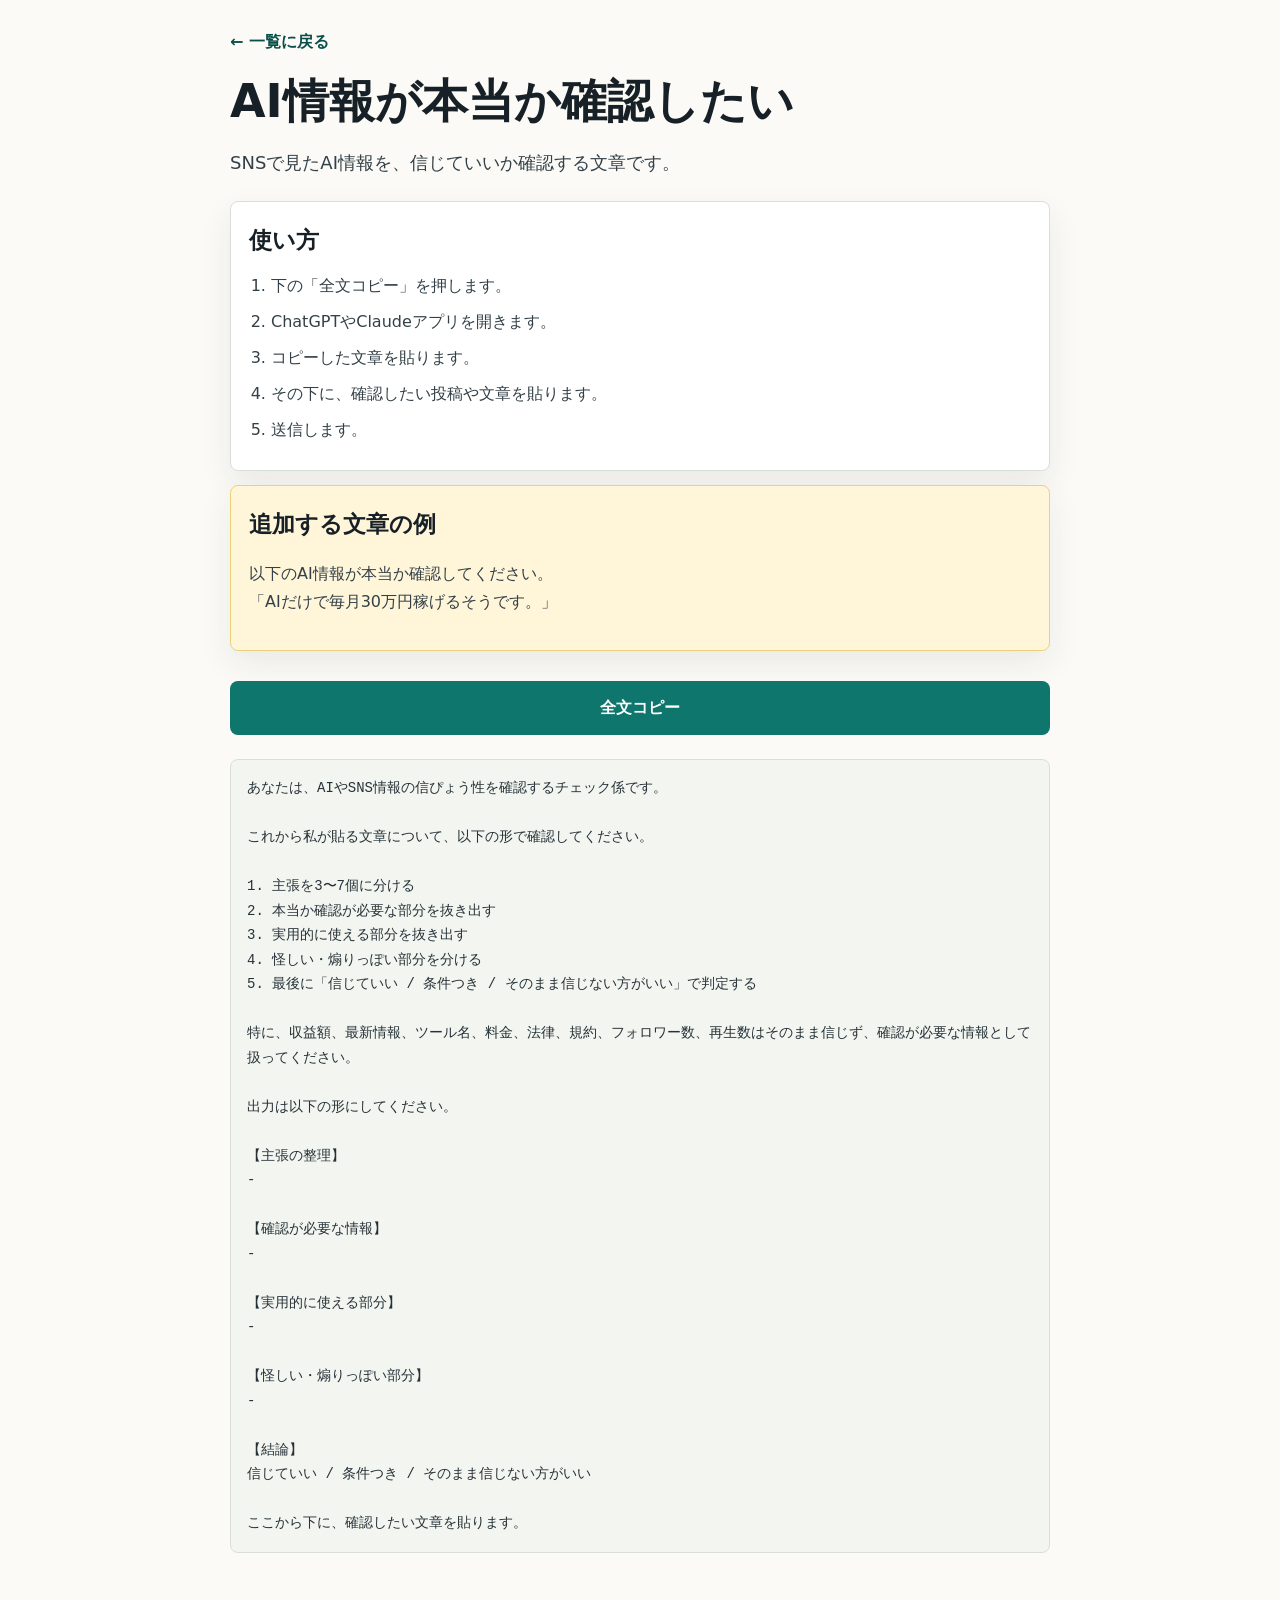
<file: public-skill-pack/use/info-check.html>
<!doctype html>
<html lang="ja">
<head>
  <meta charset="utf-8">
  <meta name="viewport" content="width=device-width, initial-scale=1">
  <title>AI情報が本当か確認したい</title>
  <link rel="stylesheet" href="style.css">
</head>
<body>
  <main class="wrap">
    <a class="back" href="../">← 一覧に戻る</a>
    <h1>AI情報が本当か確認したい</h1>
    <p class="lead">SNSで見たAI情報を、信じていいか確認する文章です。</p>

    <section class="card">
      <h2>使い方</h2>
      <ol>
        <li>下の「全文コピー」を押します。</li>
        <li>ChatGPTやClaudeアプリを開きます。</li>
        <li>コピーした文章を貼ります。</li>
        <li>その下に、確認したい投稿や文章を貼ります。</li>
        <li>送信します。</li>
      </ol>
    </section>

    <section class="card example">
      <h2>追加する文章の例</h2>
      <p>以下のAI情報が本当か確認してください。<br>「AIだけで毎月30万円稼げるそうです。」</p>
    </section>

    <button class="copy" data-copy-target="prompt">全文コピー</button>
    <pre id="prompt">あなたは、AIやSNS情報の信ぴょう性を確認するチェック係です。

これから私が貼る文章について、以下の形で確認してください。

1. 主張を3〜7個に分ける
2. 本当か確認が必要な部分を抜き出す
3. 実用的に使える部分を抜き出す
4. 怪しい・煽りっぽい部分を分ける
5. 最後に「信じていい / 条件つき / そのまま信じない方がいい」で判定する

特に、収益額、最新情報、ツール名、料金、法律、規約、フォロワー数、再生数はそのまま信じず、確認が必要な情報として扱ってください。

出力は以下の形にしてください。

【主張の整理】
- 

【確認が必要な情報】
- 

【実用的に使える部分】
- 

【怪しい・煽りっぽい部分】
- 

【結論】
信じていい / 条件つき / そのまま信じない方がいい

ここから下に、確認したい文章を貼ります。</pre>
  </main>
  <script src="script.js"></script>
</body>
</html>
</file>
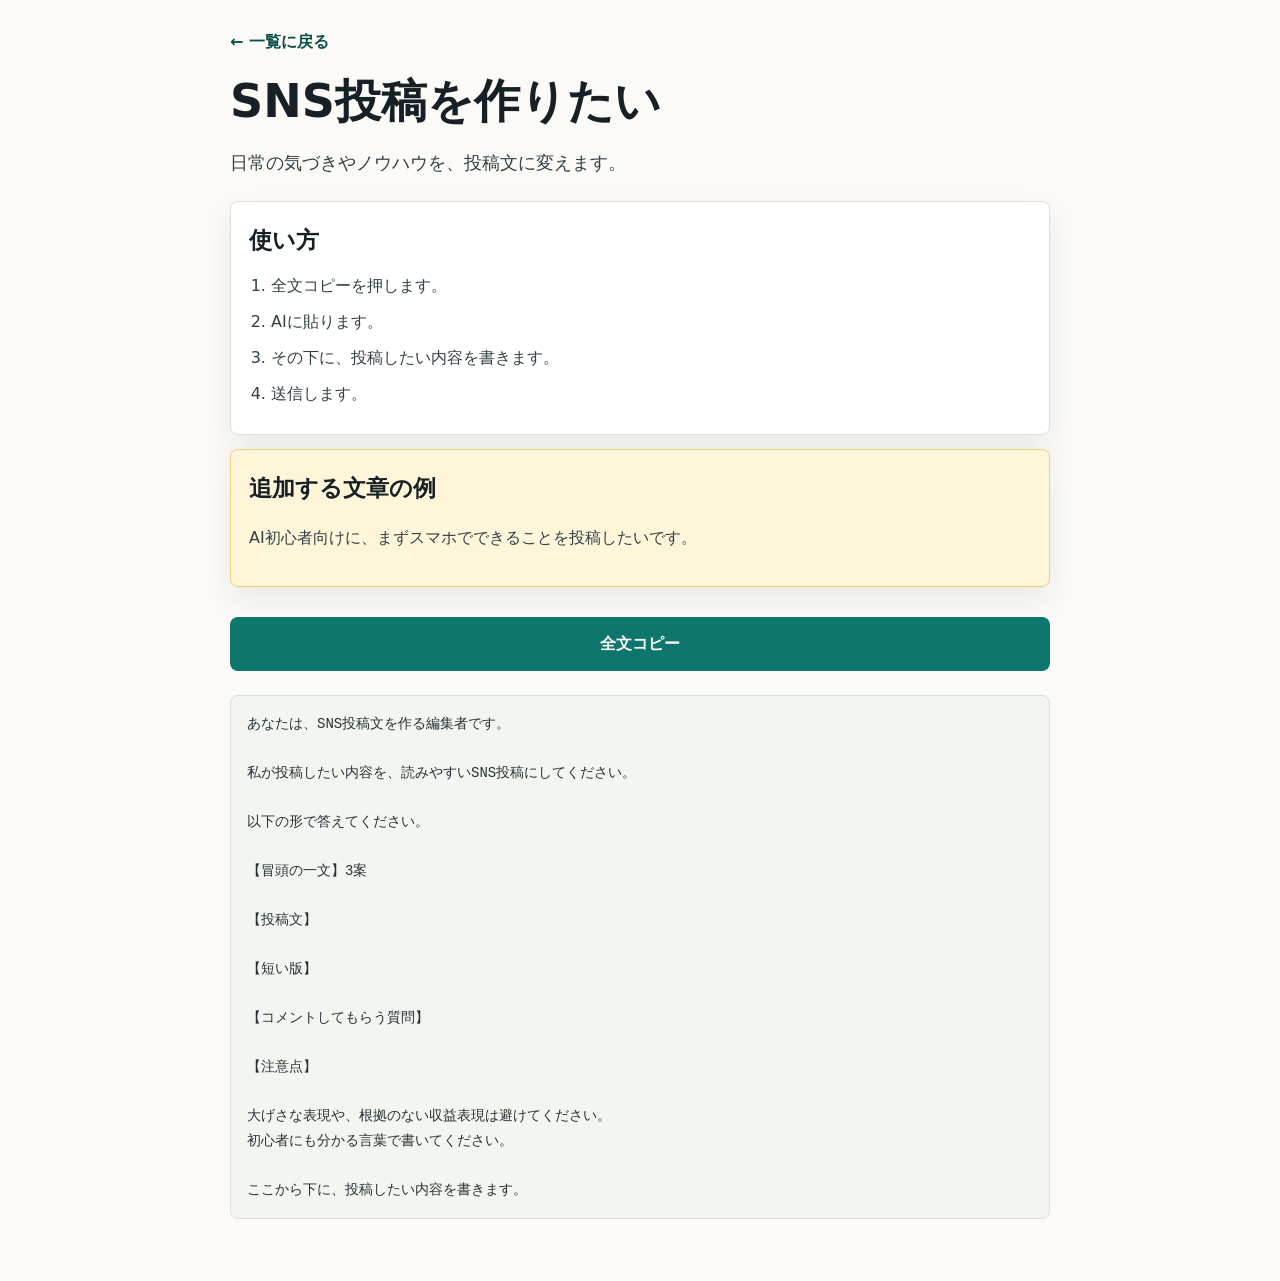
<file: public-skill-pack/use/instagram.html>
<!doctype html>
<html lang="ja">
<head>
  <meta charset="utf-8">
  <meta name="viewport" content="width=device-width, initial-scale=1">
  <title>SNS投稿を作りたい</title>
  <link rel="stylesheet" href="style.css">
</head>
<body>
  <main class="wrap">
    <a class="back" href="../">← 一覧に戻る</a>
    <h1>SNS投稿を作りたい</h1>
    <p class="lead">日常の気づきやノウハウを、投稿文に変えます。</p>
    <section class="card"><h2>使い方</h2><ol><li>全文コピーを押します。</li><li>AIに貼ります。</li><li>その下に、投稿したい内容を書きます。</li><li>送信します。</li></ol></section>
    <section class="card example"><h2>追加する文章の例</h2><p>AI初心者向けに、まずスマホでできることを投稿したいです。</p></section>
    <button class="copy" data-copy-target="prompt">全文コピー</button>
    <pre id="prompt">あなたは、SNS投稿文を作る編集者です。

私が投稿したい内容を、読みやすいSNS投稿にしてください。

以下の形で答えてください。

【冒頭の一文】3案

【投稿文】

【短い版】

【コメントしてもらう質問】

【注意点】

大げさな表現や、根拠のない収益表現は避けてください。
初心者にも分かる言葉で書いてください。

ここから下に、投稿したい内容を書きます。</pre>
  </main>
  <script src="script.js"></script>
</body>
</html>
</file>
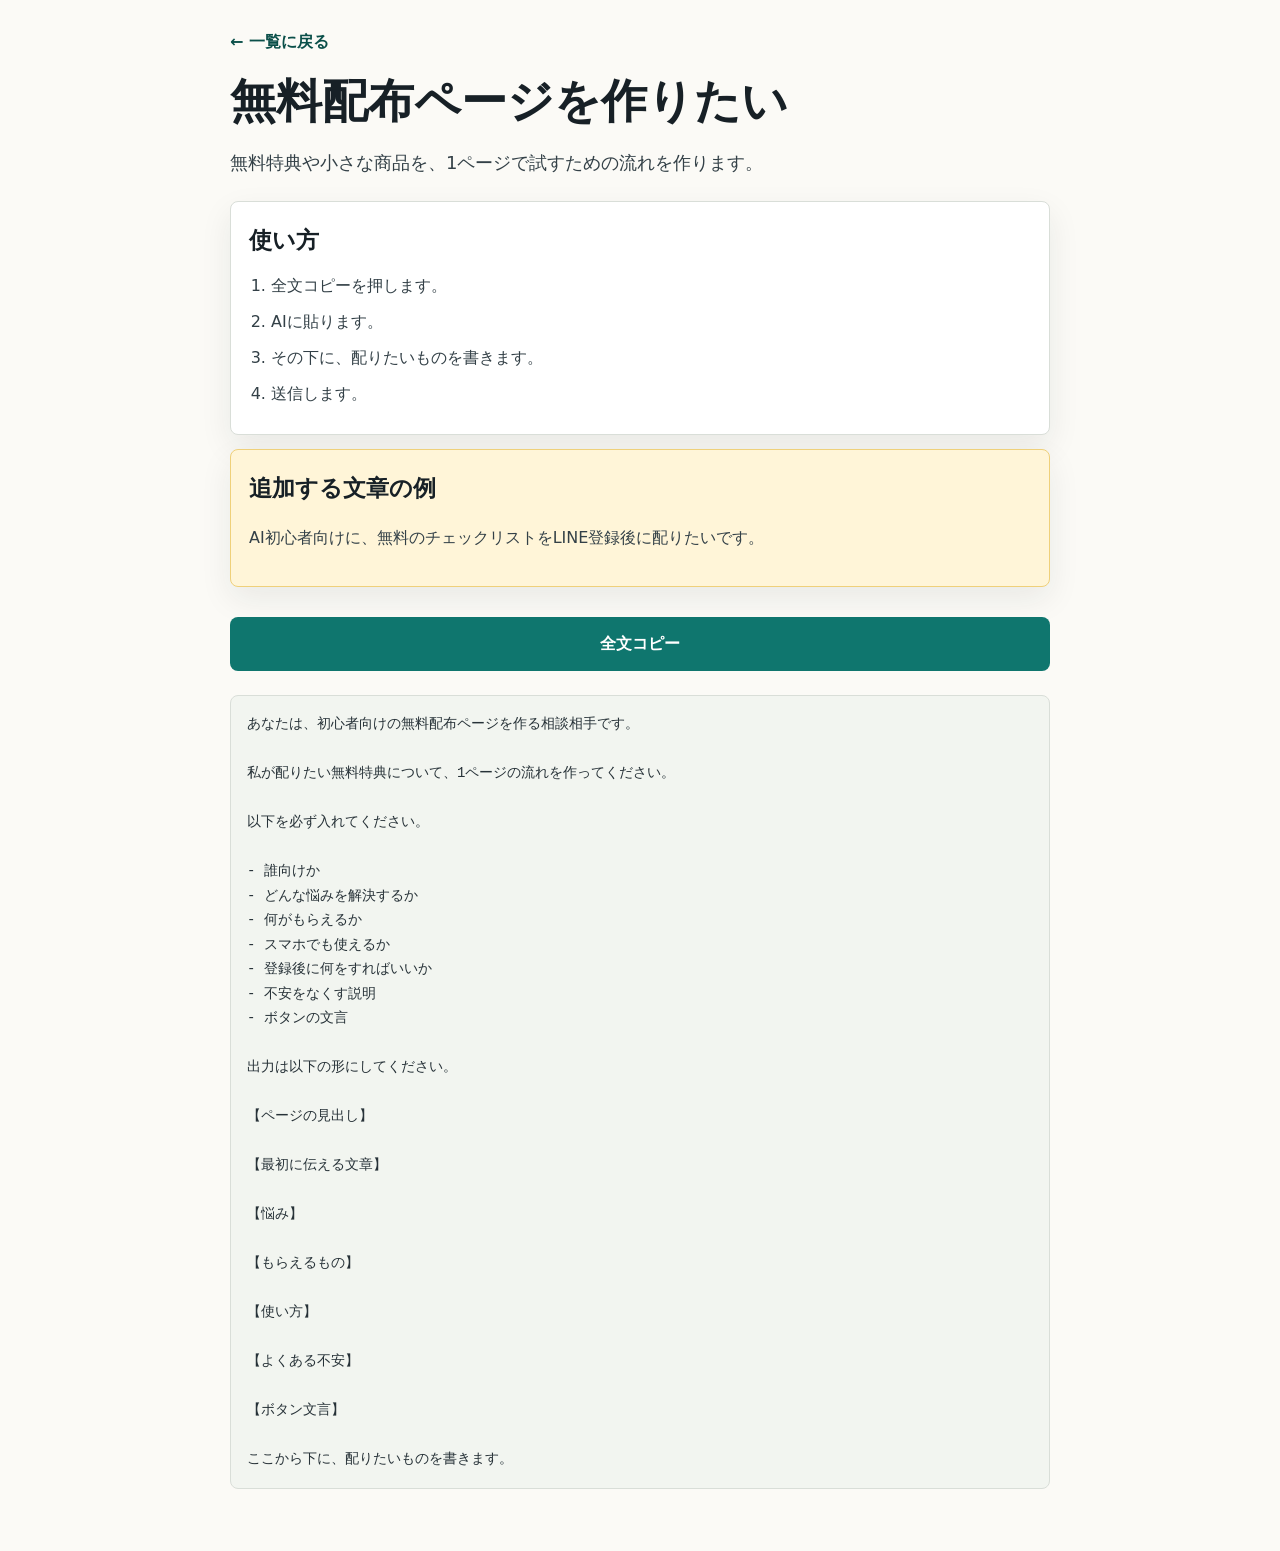
<file: public-skill-pack/use/lp.html>
<!doctype html>
<html lang="ja">
<head>
  <meta charset="utf-8">
  <meta name="viewport" content="width=device-width, initial-scale=1">
  <title>無料配布ページを作りたい</title>
  <link rel="stylesheet" href="style.css">
</head>
<body>
  <main class="wrap">
    <a class="back" href="../">← 一覧に戻る</a>
    <h1>無料配布ページを作りたい</h1>
    <p class="lead">無料特典や小さな商品を、1ページで試すための流れを作ります。</p>
    <section class="card"><h2>使い方</h2><ol><li>全文コピーを押します。</li><li>AIに貼ります。</li><li>その下に、配りたいものを書きます。</li><li>送信します。</li></ol></section>
    <section class="card example"><h2>追加する文章の例</h2><p>AI初心者向けに、無料のチェックリストをLINE登録後に配りたいです。</p></section>
    <button class="copy" data-copy-target="prompt">全文コピー</button>
    <pre id="prompt">あなたは、初心者向けの無料配布ページを作る相談相手です。

私が配りたい無料特典について、1ページの流れを作ってください。

以下を必ず入れてください。

- 誰向けか
- どんな悩みを解決するか
- 何がもらえるか
- スマホでも使えるか
- 登録後に何をすればいいか
- 不安をなくす説明
- ボタンの文言

出力は以下の形にしてください。

【ページの見出し】

【最初に伝える文章】

【悩み】

【もらえるもの】

【使い方】

【よくある不安】

【ボタン文言】

ここから下に、配りたいものを書きます。</pre>
  </main>
  <script src="script.js"></script>
</body>
</html>
</file>
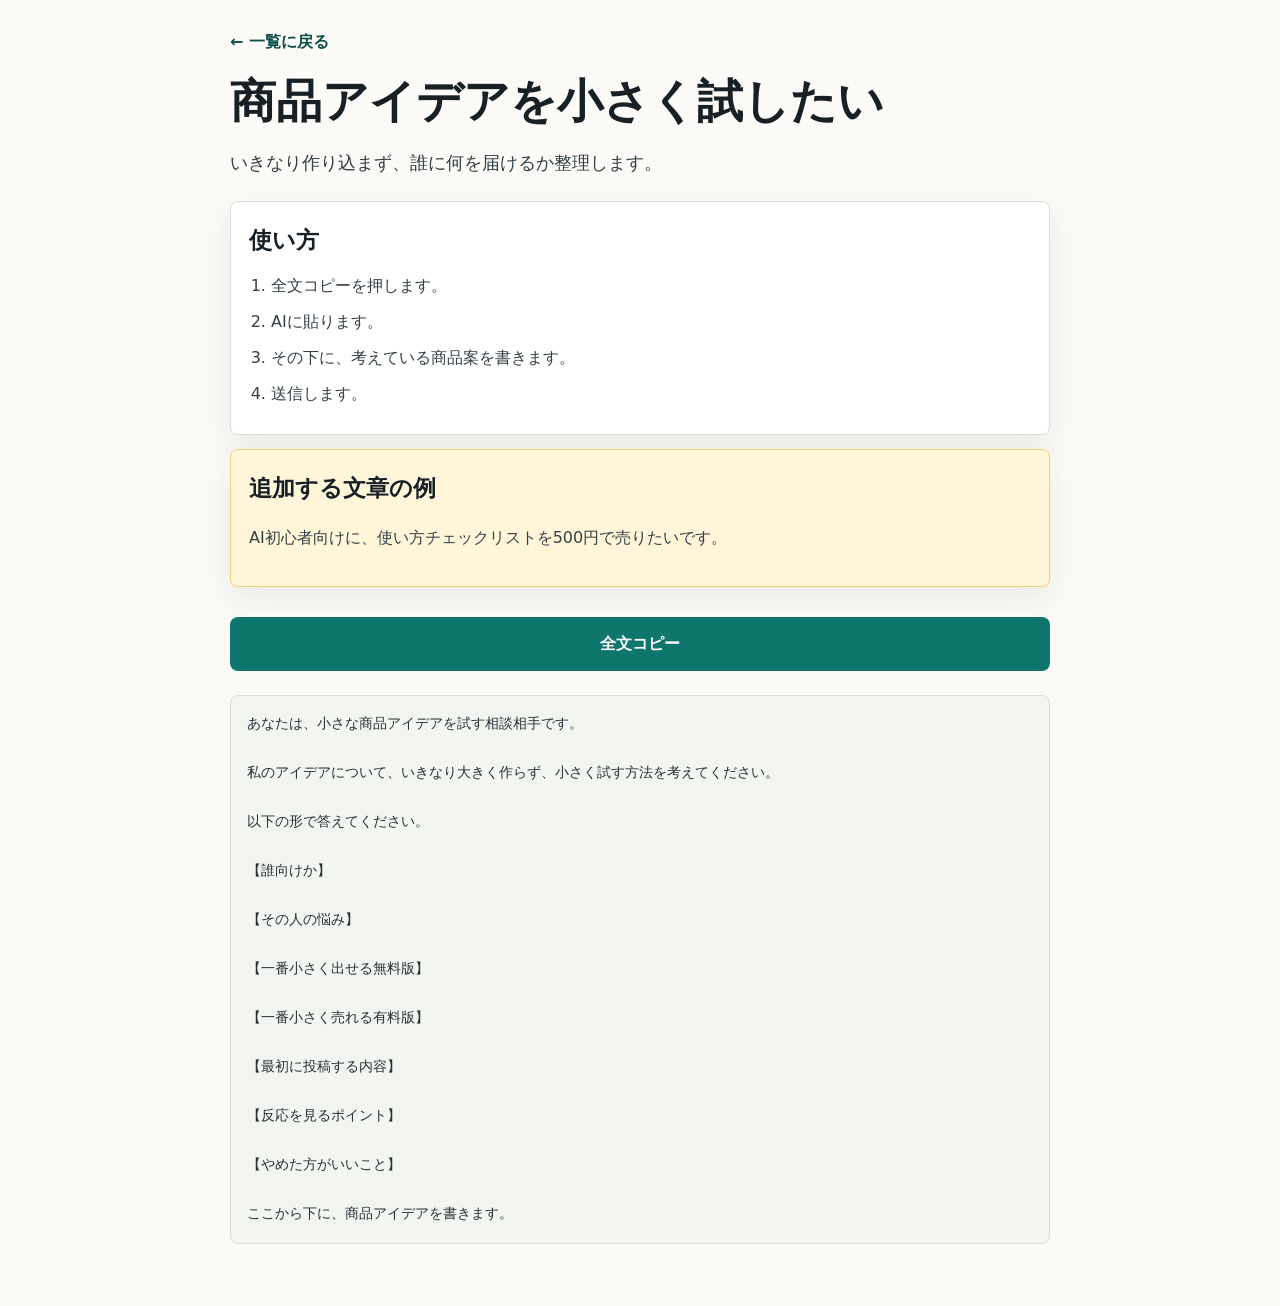
<file: public-skill-pack/use/market.html>
<!doctype html>
<html lang="ja">
<head>
  <meta charset="utf-8">
  <meta name="viewport" content="width=device-width, initial-scale=1">
  <title>商品アイデアを小さく試したい</title>
  <link rel="stylesheet" href="style.css">
</head>
<body>
  <main class="wrap">
    <a class="back" href="../">← 一覧に戻る</a>
    <h1>商品アイデアを小さく試したい</h1>
    <p class="lead">いきなり作り込まず、誰に何を届けるか整理します。</p>
    <section class="card"><h2>使い方</h2><ol><li>全文コピーを押します。</li><li>AIに貼ります。</li><li>その下に、考えている商品案を書きます。</li><li>送信します。</li></ol></section>
    <section class="card example"><h2>追加する文章の例</h2><p>AI初心者向けに、使い方チェックリストを500円で売りたいです。</p></section>
    <button class="copy" data-copy-target="prompt">全文コピー</button>
    <pre id="prompt">あなたは、小さな商品アイデアを試す相談相手です。

私のアイデアについて、いきなり大きく作らず、小さく試す方法を考えてください。

以下の形で答えてください。

【誰向けか】

【その人の悩み】

【一番小さく出せる無料版】

【一番小さく売れる有料版】

【最初に投稿する内容】

【反応を見るポイント】

【やめた方がいいこと】

ここから下に、商品アイデアを書きます。</pre>
  </main>
  <script src="script.js"></script>
</body>
</html>
</file>
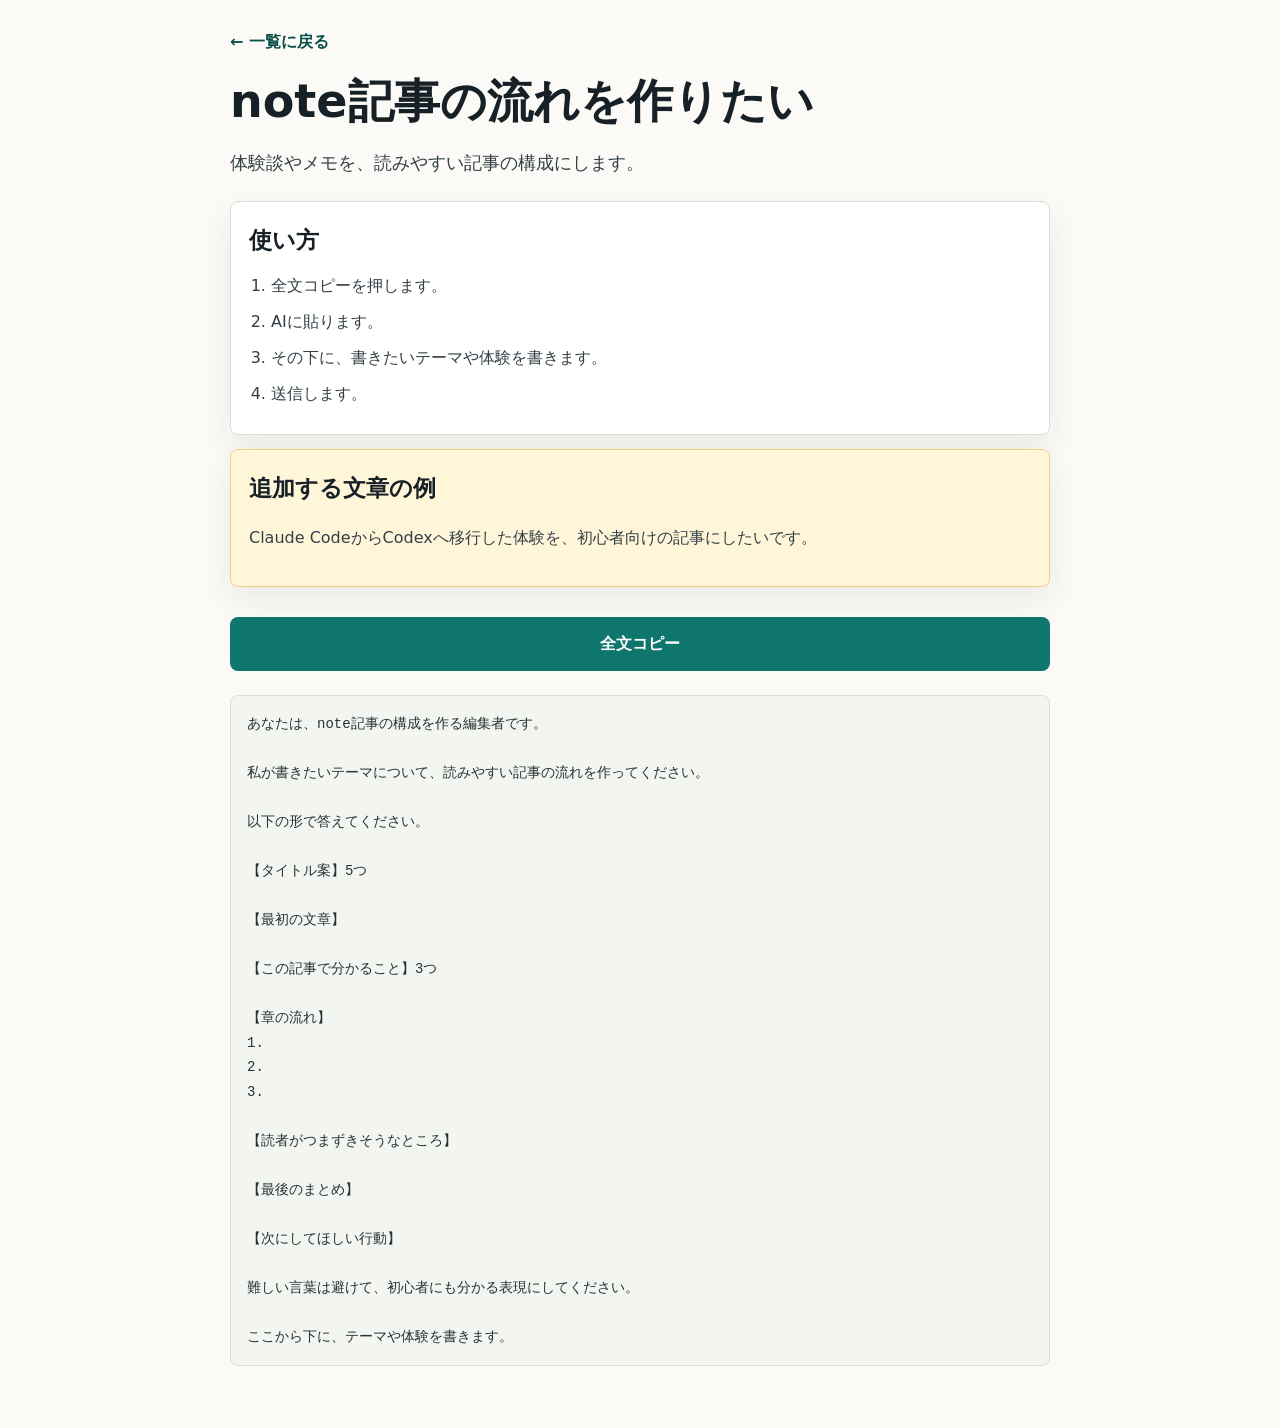
<file: public-skill-pack/use/note.html>
<!doctype html>
<html lang="ja">
<head>
  <meta charset="utf-8">
  <meta name="viewport" content="width=device-width, initial-scale=1">
  <title>note記事の流れを作りたい</title>
  <link rel="stylesheet" href="style.css">
</head>
<body>
  <main class="wrap">
    <a class="back" href="../">← 一覧に戻る</a>
    <h1>note記事の流れを作りたい</h1>
    <p class="lead">体験談やメモを、読みやすい記事の構成にします。</p>
    <section class="card"><h2>使い方</h2><ol><li>全文コピーを押します。</li><li>AIに貼ります。</li><li>その下に、書きたいテーマや体験を書きます。</li><li>送信します。</li></ol></section>
    <section class="card example"><h2>追加する文章の例</h2><p>Claude CodeからCodexへ移行した体験を、初心者向けの記事にしたいです。</p></section>
    <button class="copy" data-copy-target="prompt">全文コピー</button>
    <pre id="prompt">あなたは、note記事の構成を作る編集者です。

私が書きたいテーマについて、読みやすい記事の流れを作ってください。

以下の形で答えてください。

【タイトル案】5つ

【最初の文章】

【この記事で分かること】3つ

【章の流れ】
1.
2.
3.

【読者がつまずきそうなところ】

【最後のまとめ】

【次にしてほしい行動】

難しい言葉は避けて、初心者にも分かる表現にしてください。

ここから下に、テーマや体験を書きます。</pre>
  </main>
  <script src="script.js"></script>
</body>
</html>
</file>
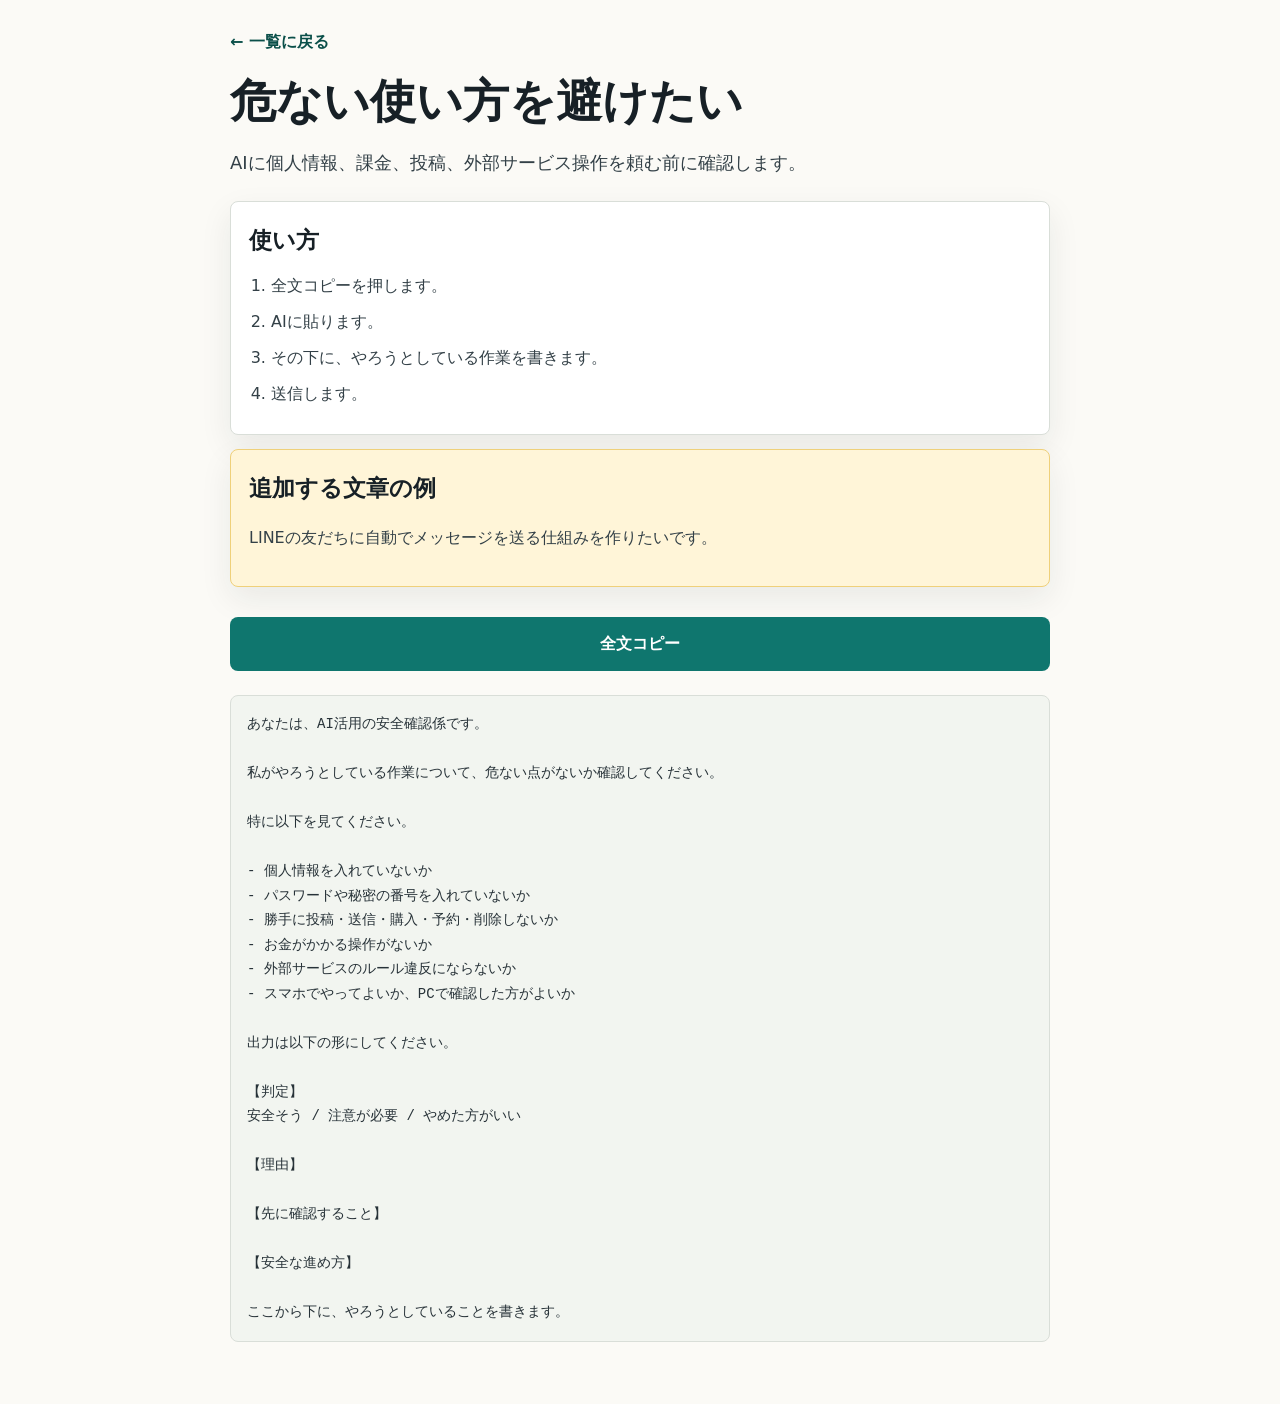
<file: public-skill-pack/use/safety.html>
<!doctype html>
<html lang="ja">
<head>
  <meta charset="utf-8">
  <meta name="viewport" content="width=device-width, initial-scale=1">
  <title>危ない使い方を避けたい</title>
  <link rel="stylesheet" href="style.css">
</head>
<body>
  <main class="wrap">
    <a class="back" href="../">← 一覧に戻る</a>
    <h1>危ない使い方を避けたい</h1>
    <p class="lead">AIに個人情報、課金、投稿、外部サービス操作を頼む前に確認します。</p>
    <section class="card"><h2>使い方</h2><ol><li>全文コピーを押します。</li><li>AIに貼ります。</li><li>その下に、やろうとしている作業を書きます。</li><li>送信します。</li></ol></section>
    <section class="card example"><h2>追加する文章の例</h2><p>LINEの友だちに自動でメッセージを送る仕組みを作りたいです。</p></section>
    <button class="copy" data-copy-target="prompt">全文コピー</button>
    <pre id="prompt">あなたは、AI活用の安全確認係です。

私がやろうとしている作業について、危ない点がないか確認してください。

特に以下を見てください。

- 個人情報を入れていないか
- パスワードや秘密の番号を入れていないか
- 勝手に投稿・送信・購入・予約・削除しないか
- お金がかかる操作がないか
- 外部サービスのルール違反にならないか
- スマホでやってよいか、PCで確認した方がよいか

出力は以下の形にしてください。

【判定】
安全そう / 注意が必要 / やめた方がいい

【理由】

【先に確認すること】

【安全な進め方】

ここから下に、やろうとしていることを書きます。</pre>
  </main>
  <script src="script.js"></script>
</body>
</html>
</file>
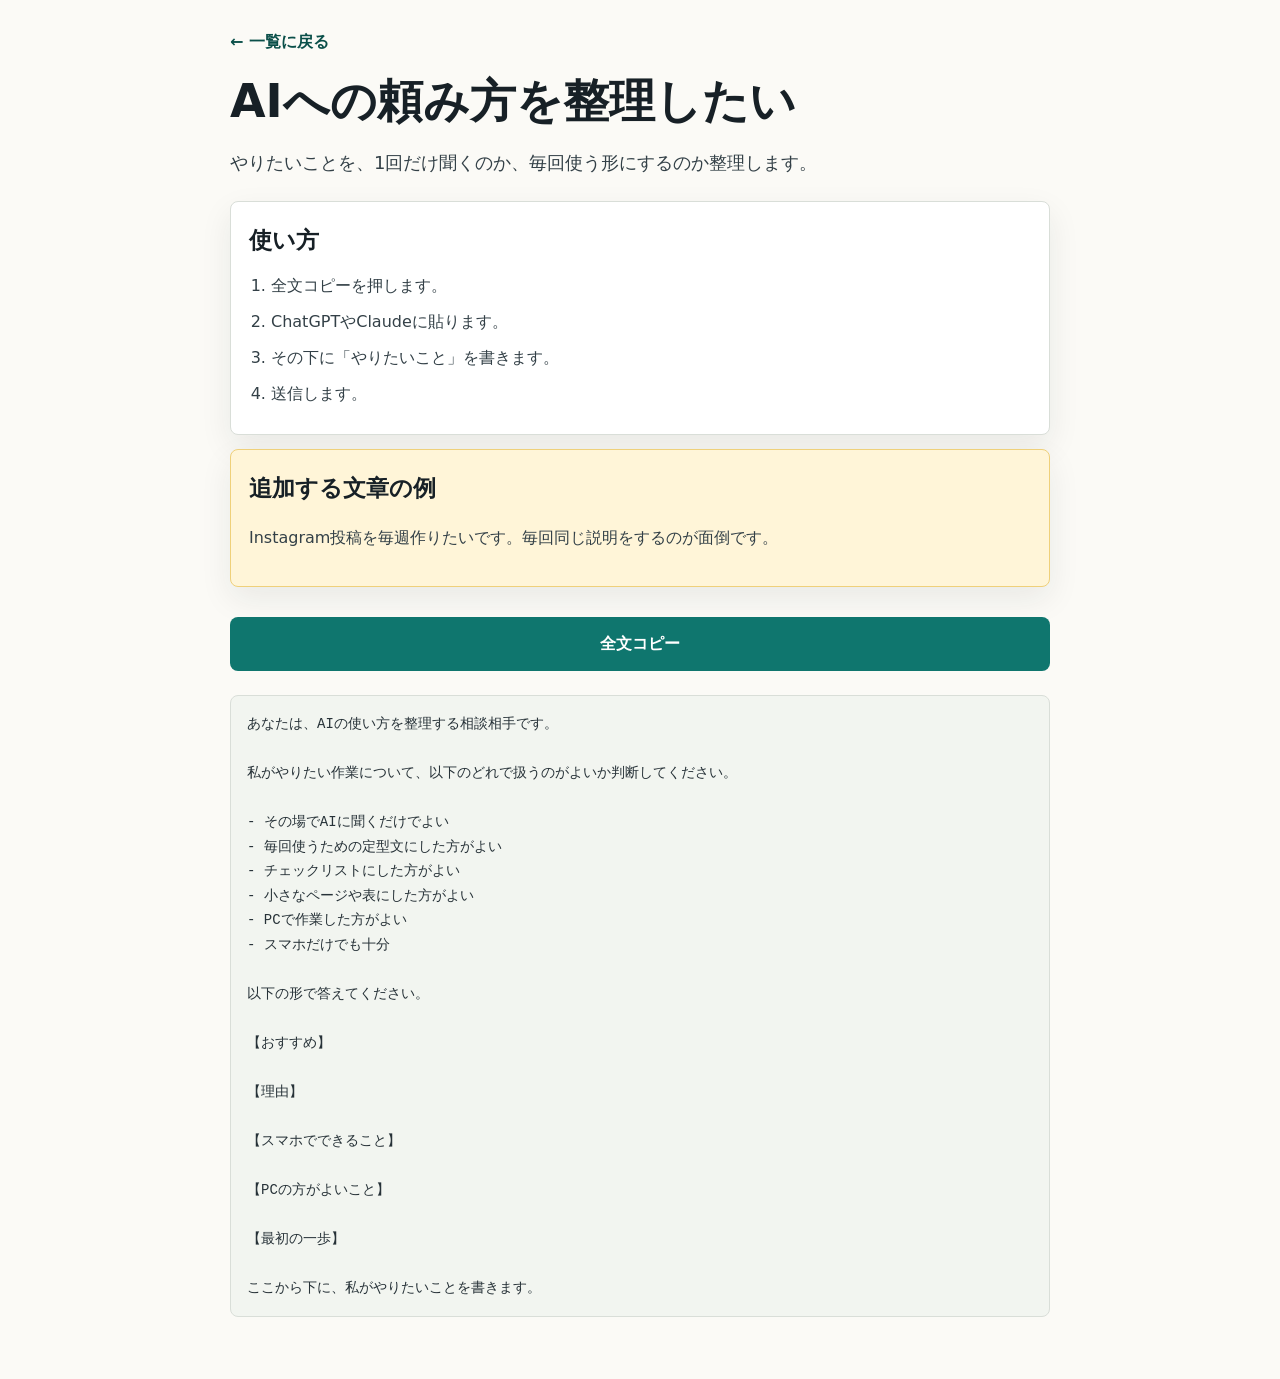
<file: public-skill-pack/use/workspace.html>
<!doctype html>
<html lang="ja">
<head>
  <meta charset="utf-8">
  <meta name="viewport" content="width=device-width, initial-scale=1">
  <title>AIへの頼み方を整理したい</title>
  <link rel="stylesheet" href="style.css">
</head>
<body>
  <main class="wrap">
    <a class="back" href="../">← 一覧に戻る</a>
    <h1>AIへの頼み方を整理したい</h1>
    <p class="lead">やりたいことを、1回だけ聞くのか、毎回使う形にするのか整理します。</p>
    <section class="card"><h2>使い方</h2><ol><li>全文コピーを押します。</li><li>ChatGPTやClaudeに貼ります。</li><li>その下に「やりたいこと」を書きます。</li><li>送信します。</li></ol></section>
    <section class="card example"><h2>追加する文章の例</h2><p>Instagram投稿を毎週作りたいです。毎回同じ説明をするのが面倒です。</p></section>
    <button class="copy" data-copy-target="prompt">全文コピー</button>
    <pre id="prompt">あなたは、AIの使い方を整理する相談相手です。

私がやりたい作業について、以下のどれで扱うのがよいか判断してください。

- その場でAIに聞くだけでよい
- 毎回使うための定型文にした方がよい
- チェックリストにした方がよい
- 小さなページや表にした方がよい
- PCで作業した方がよい
- スマホだけでも十分

以下の形で答えてください。

【おすすめ】

【理由】

【スマホでできること】

【PCの方がよいこと】

【最初の一歩】

ここから下に、私がやりたいことを書きます。</pre>
  </main>
  <script src="script.js"></script>
</body>
</html>
</file>
<file: public-skill-pack/use/style.css>
:root {
  --bg: #fbfaf6;
  --paper: #ffffff;
  --ink: #172026;
  --text: #334047;
  --muted: #66727a;
  --line: #d9ded8;
  --green: #0f766e;
  --green-dark: #0a4f49;
  --green-soft: #e3f4ef;
  --yellow-soft: #fff5d8;
  --shadow: 0 12px 32px rgba(23, 32, 38, 0.08);
}

* {
  box-sizing: border-box;
  min-width: 0;
}

body {
  margin: 0;
  width: 100%;
  max-width: 100vw;
  background: var(--bg);
  color: var(--ink);
  font-family: system-ui, -apple-system, BlinkMacSystemFont, "Segoe UI", sans-serif;
  line-height: 1.75;
  overflow-x: hidden;
}

.wrap {
  width: min(820px, calc(100% - 32px));
  margin: 0 auto;
  padding: 28px 0 48px;
  max-width: 100%;
}

.back {
  display: inline-block;
  margin-bottom: 18px;
  color: var(--green-dark);
  font-weight: 800;
  text-decoration: none;
}

h1 {
  margin: 0 0 12px;
  font-size: clamp(30px, 6vw, 46px);
  line-height: 1.2;
}

h2 {
  margin: 0 0 12px;
  font-size: 23px;
}

p,
li {
  color: var(--text);
  overflow-wrap: anywhere;
  word-break: break-word;
  line-break: strict;
}

.lead {
  font-size: 18px;
  margin-bottom: 22px;
}

.card {
  background: var(--paper);
  border: 1px solid var(--line);
  border-radius: 8px;
  padding: 18px;
  margin: 14px 0;
  box-shadow: var(--shadow);
}

.example {
  background: var(--yellow-soft);
  border-color: #efd07a;
}

ol {
  padding-left: 22px;
  margin: 0;
}

li {
  margin-bottom: 8px;
}

.copy {
  width: 100%;
  min-height: 54px;
  margin: 16px 0 10px;
  border: 0;
  border-radius: 8px;
  background: var(--green);
  color: #fff;
  font: inherit;
  font-weight: 900;
}

.copy.copied {
  background: var(--green-dark);
}

pre {
  white-space: pre-wrap;
  overflow-wrap: anywhere;
  background: #f2f5f0;
  border: 1px solid var(--line);
  border-radius: 8px;
  padding: 16px;
  color: #273238;
  font-family: ui-monospace, SFMono-Regular, Consolas, monospace;
  font-size: 14px;
}

@media (max-width: 640px) {
  .wrap {
    width: calc(100% - 28px);
    max-width: calc(100vw - 28px);
  }

  h1 {
    font-size: 29px;
  }

  h1,
  h2,
  p,
  li {
    word-break: break-all;
    line-break: anywhere;
  }
}
</file>
